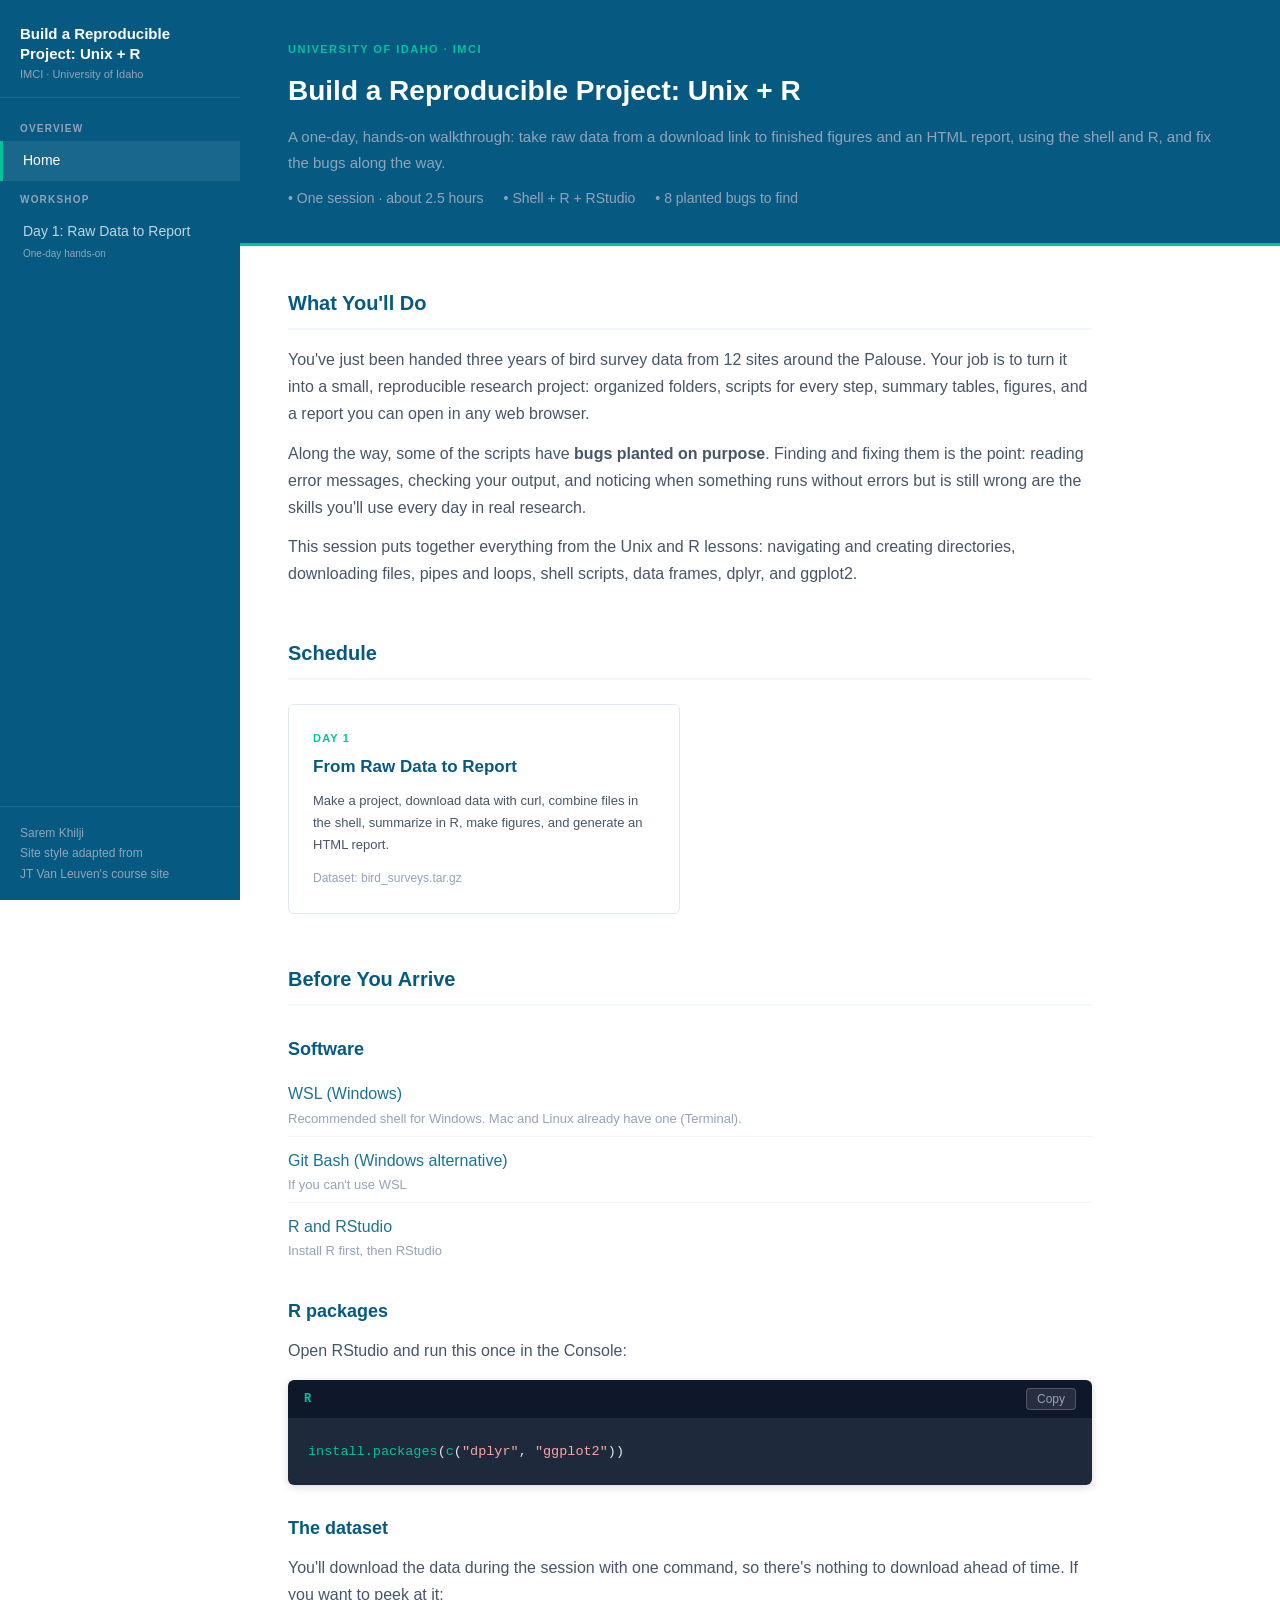
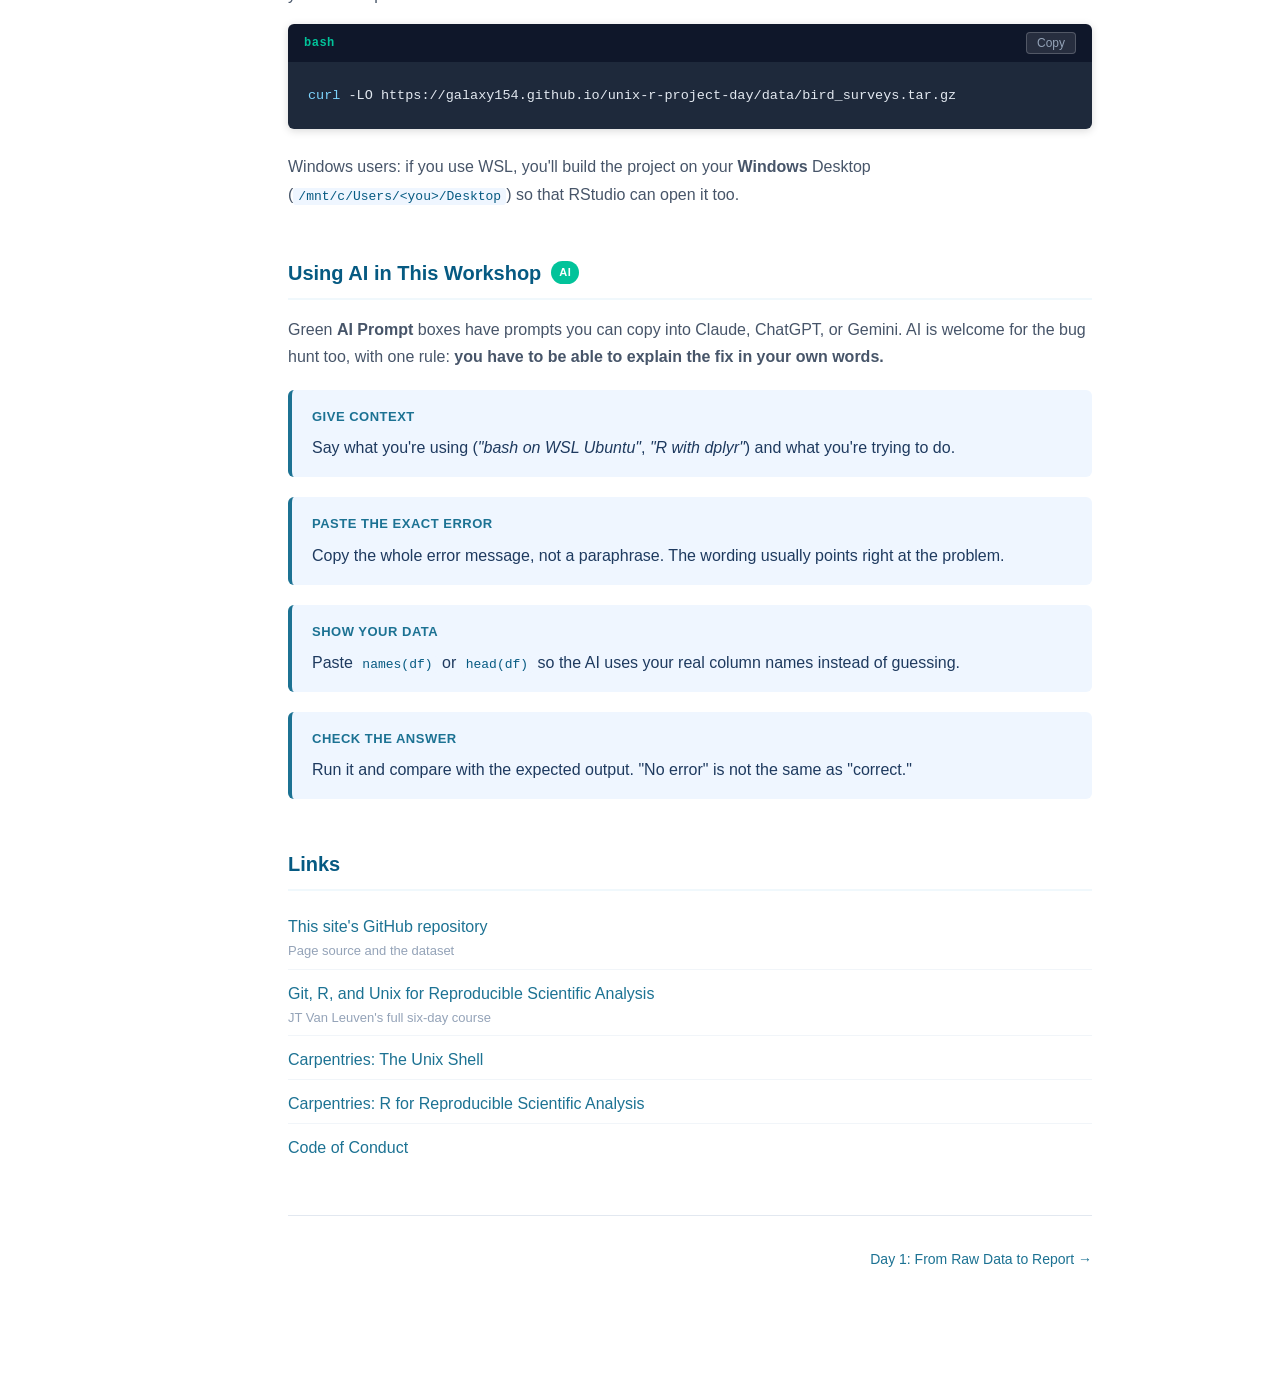
<file: index.html>
<!DOCTYPE html>
<html lang="en">
<head>
<meta charset="UTF-8">
<meta name="viewport" content="width=device-width, initial-scale=1.0">
<title>Build a Reproducible Project: Unix + R</title>
<link rel="stylesheet" href="style.css">
</head>
<body>

<button class="menu-toggle" aria-label="Toggle menu">☰</button>

<aside class="sidebar">
  <div class="sidebar-logo">
    <a href="index.html">Build a Reproducible Project: Unix + R</a>
    <a href="https://imci.uidaho.edu/data-carpentries-training" target="_blank"><span>IMCI · University of Idaho</span></a>
  </div>
  <nav>
    <div class="nav-section">Overview</div>
    <a href="index.html">Home</a>
    <div class="nav-section">Workshop</div>
    <a href="day1.html">Day 1: Raw Data to Report<span class="day-label">One-day hands-on</span></a>
    
  </nav>
  <div class="sidebar-footer">Sarem Khilji<br>Site style adapted from<br>JT Van Leuven's course site</div>
</aside>

<div class="main">
  <header class="page-header">
    <div class="day-tag">University of Idaho · IMCI</div>
    <h1>Build a Reproducible Project: Unix + R</h1>
    <p style="color:#94A3B8;margin-top:10px;font-size:15px;">A one-day, hands-on walkthrough: take raw data from a download link to finished figures and an HTML report, using the shell and R, and fix the bugs along the way.</p>
    <div class="meta">
      <span>One session · about 2.5 hours</span>
      <span>Shell + R + RStudio</span>
      <span>8 planted bugs to find</span>
    </div>
  </header>

  <div class="content">
<div class="section"><div class="section-title">What You'll Do</div>
      <p>You've just been handed three years of bird survey data from 12 sites around the Palouse. Your job is to turn it into a small, reproducible research project: organized folders, scripts for every step, summary tables, figures, and a report you can open in any web browser.</p>
      <p>Along the way, some of the scripts have <strong>bugs planted on purpose</strong>. Finding and fixing them is the point: reading error messages, checking your output, and noticing when something runs without errors but is still wrong are the skills you'll use every day in real research.</p>
      <p>This session puts together everything from the Unix and R lessons: navigating and creating directories, downloading files, pipes and loops, shell scripts, data frames, dplyr, and ggplot2.</p></div>
<div class="section"><div class="section-title">Schedule</div>
      <div class="day-grid">
        <a class="day-card" href="day1.html">
          <div class="card-day">Day 1</div>
          <h3>From Raw Data to Report</h3>
          <p>Make a project, download data with curl, combine files in the shell, summarize in R, make figures, and generate an HTML report.</p>
          <div class="card-date">Dataset: bird_surveys.tar.gz</div>
        </a>
      </div></div>
<div class="section"><div class="section-title">Before You Arrive</div>
      <h2>Software</h2>
      <ul class="link-list">
        <li><a href="https://learn.microsoft.com/en-us/windows/wsl/install" target="_blank">WSL (Windows)</a><span class="link-desc">Recommended shell for Windows. Mac and Linux already have one (Terminal).</span></li>
        <li><a href="https://carpentries.github.io/workshop-template/install_instructions/#shell" target="_blank">Git Bash (Windows alternative)</a><span class="link-desc">If you can't use WSL</span></li>
        <li><a href="https://posit.co/download/rstudio-desktop/" target="_blank">R and RStudio</a><span class="link-desc">Install R first, then RStudio</span></li>
      </ul>
      <h2>R packages</h2>
      <p>Open RStudio and run this once in the Console:</p>
      <div class="code-block"><div class="code-header"><span class="code-lang">R</span><button class="copy-btn" onclick="copyCode(this)">Copy</button></div><pre><code><span class="fn">install.packages</span>(<span class="fn">c</span>(<span class="st">&quot;dplyr&quot;</span>, <span class="st">&quot;ggplot2&quot;</span>))</code></pre></div>
      <h2>The dataset</h2>
      <p>You'll download the data during the session with one command, so there's nothing to download ahead of time. If you want to peek at it:</p>
      <div class="code-block"><div class="code-header"><span class="code-lang">bash</span><button class="copy-btn" onclick="copyCode(this)">Copy</button></div><pre><code><span class="kw">curl</span> -LO https://galaxy154.github.io/unix-r-project-day/data/bird_surveys.tar.gz</code></pre></div>
      <p>Windows users: if you use WSL, you'll build the project on your <strong>Windows</strong> Desktop (<code>/mnt/c/Users/&lt;you&gt;/Desktop</code>) so that RStudio can open it too.</p></div>
<div class="section"><div class="section-title">Using AI in This Workshop <span class="badge ai">AI</span></div>
      <p>Green <strong>AI Prompt</strong> boxes have prompts you can copy into Claude, ChatGPT, or Gemini. AI is welcome for the bug hunt too, with one rule: <strong>you have to be able to explain the fix in your own words.</strong></p>
      <div class="callout demo"><div class="callout-title">Give context</div><p>Say what you're using (<em>"bash on WSL Ubuntu"</em>, <em>"R with dplyr"</em>) and what you're trying to do.</p></div>
      <div class="callout demo"><div class="callout-title">Paste the exact error</div><p>Copy the whole error message, not a paraphrase. The wording usually points right at the problem.</p></div>
      <div class="callout demo"><div class="callout-title">Show your data</div><p>Paste <code>names(df)</code> or <code>head(df)</code> so the AI uses your real column names instead of guessing.</p></div>
      <div class="callout demo"><div class="callout-title">Check the answer</div><p>Run it and compare with the expected output. "No error" is not the same as "correct."</p></div></div>
<div class="section"><div class="section-title">Links</div>
      <ul class="link-list">
        <li><a href="https://github.com/Galaxy154/unix-r-project-day" target="_blank">This site's GitHub repository</a><span class="link-desc">Page source and the dataset</span></li>
        <li><a href="https://jtvanleuven.github.io/Git-R-and-Unix-for-Reproducible-Scientific-Analysis/" target="_blank">Git, R, and Unix for Reproducible Scientific Analysis</a><span class="link-desc">JT Van Leuven's full six-day course</span></li>
        <li><a href="https://swcarpentry.github.io/shell-novice/" target="_blank">Carpentries: The Unix Shell</a></li>
        <li><a href="https://swcarpentry.github.io/r-novice-gapminder/" target="_blank">Carpentries: R for Reproducible Scientific Analysis</a></li>
        <li><a href="https://docs.carpentries.org/topic_folders/policies/code-of-conduct.html" target="_blank">Code of Conduct</a></li>
      </ul>
      <div class="page-nav"><span></span><a class="next" href="day1.html">Day 1: From Raw Data to Report →</a></div></div>
  </div>
</div>

<script src="scripts.js"></script>
</body>
</html>
</file>
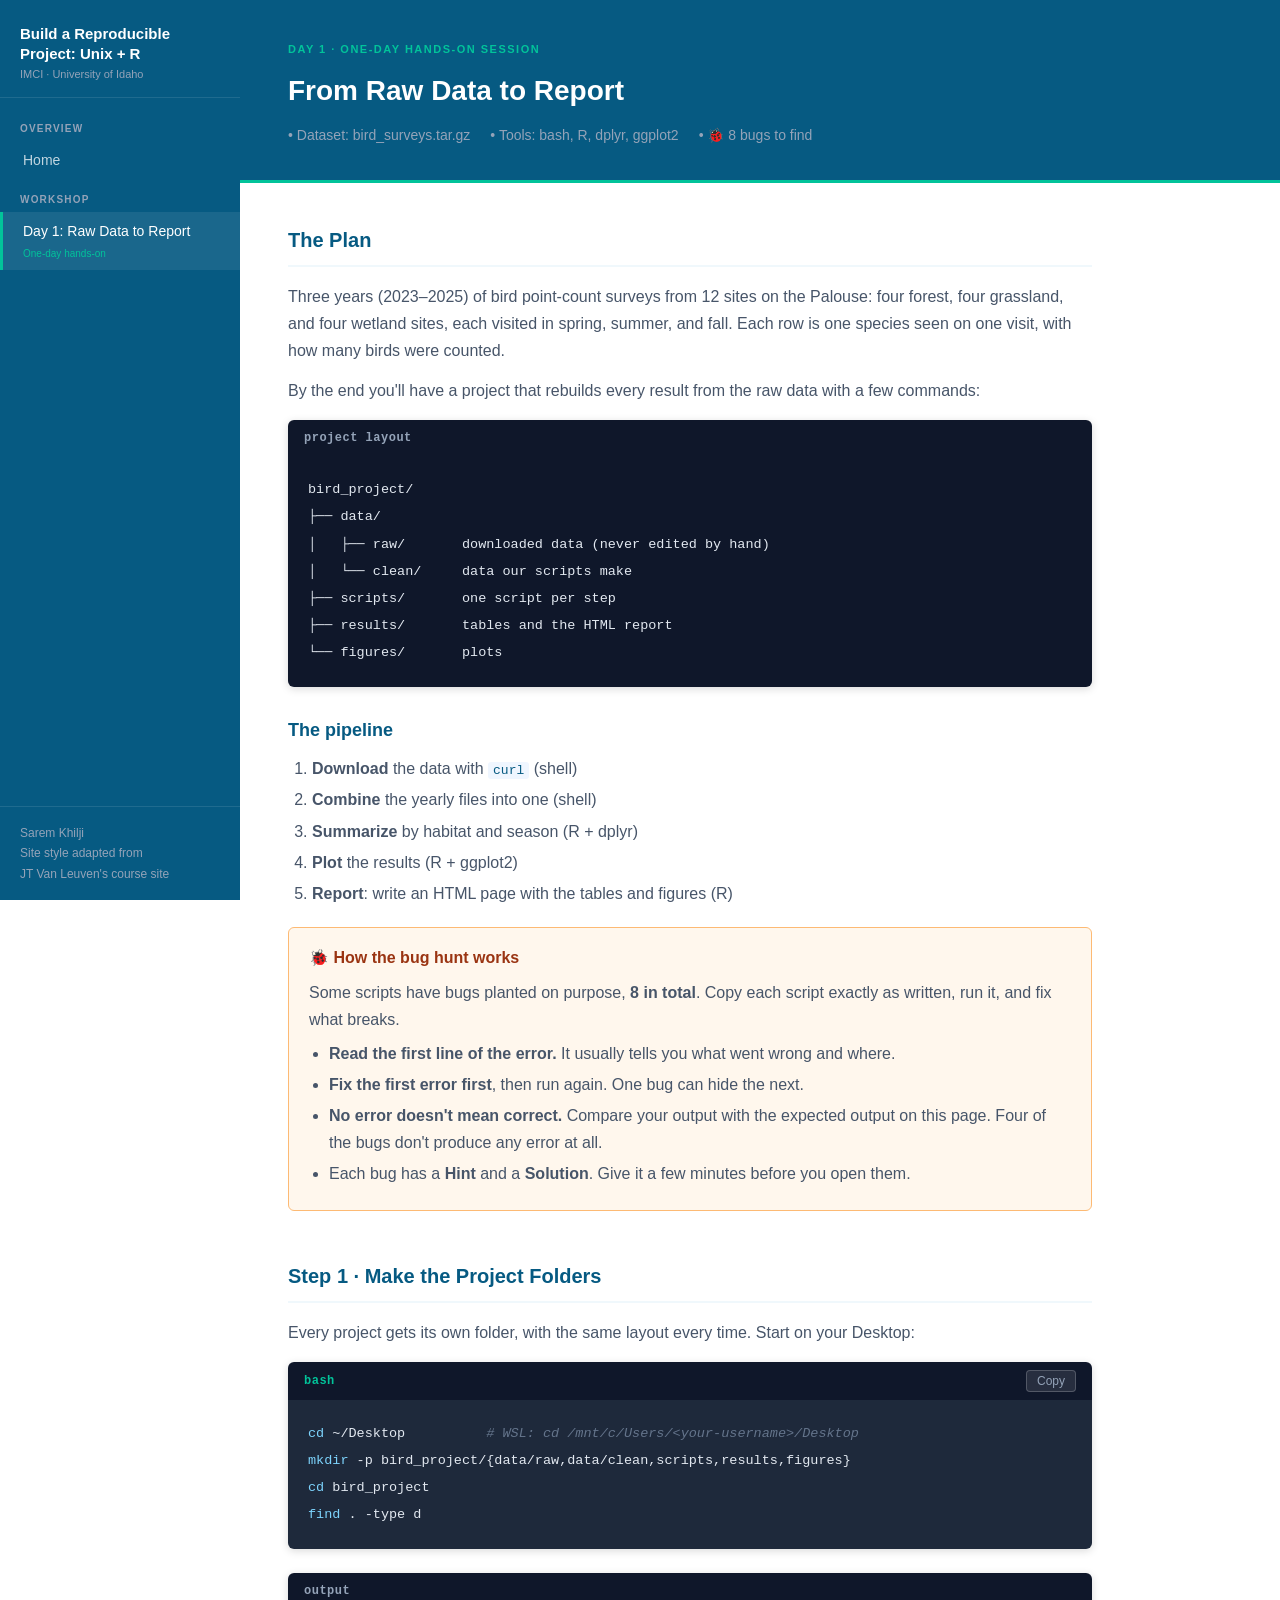
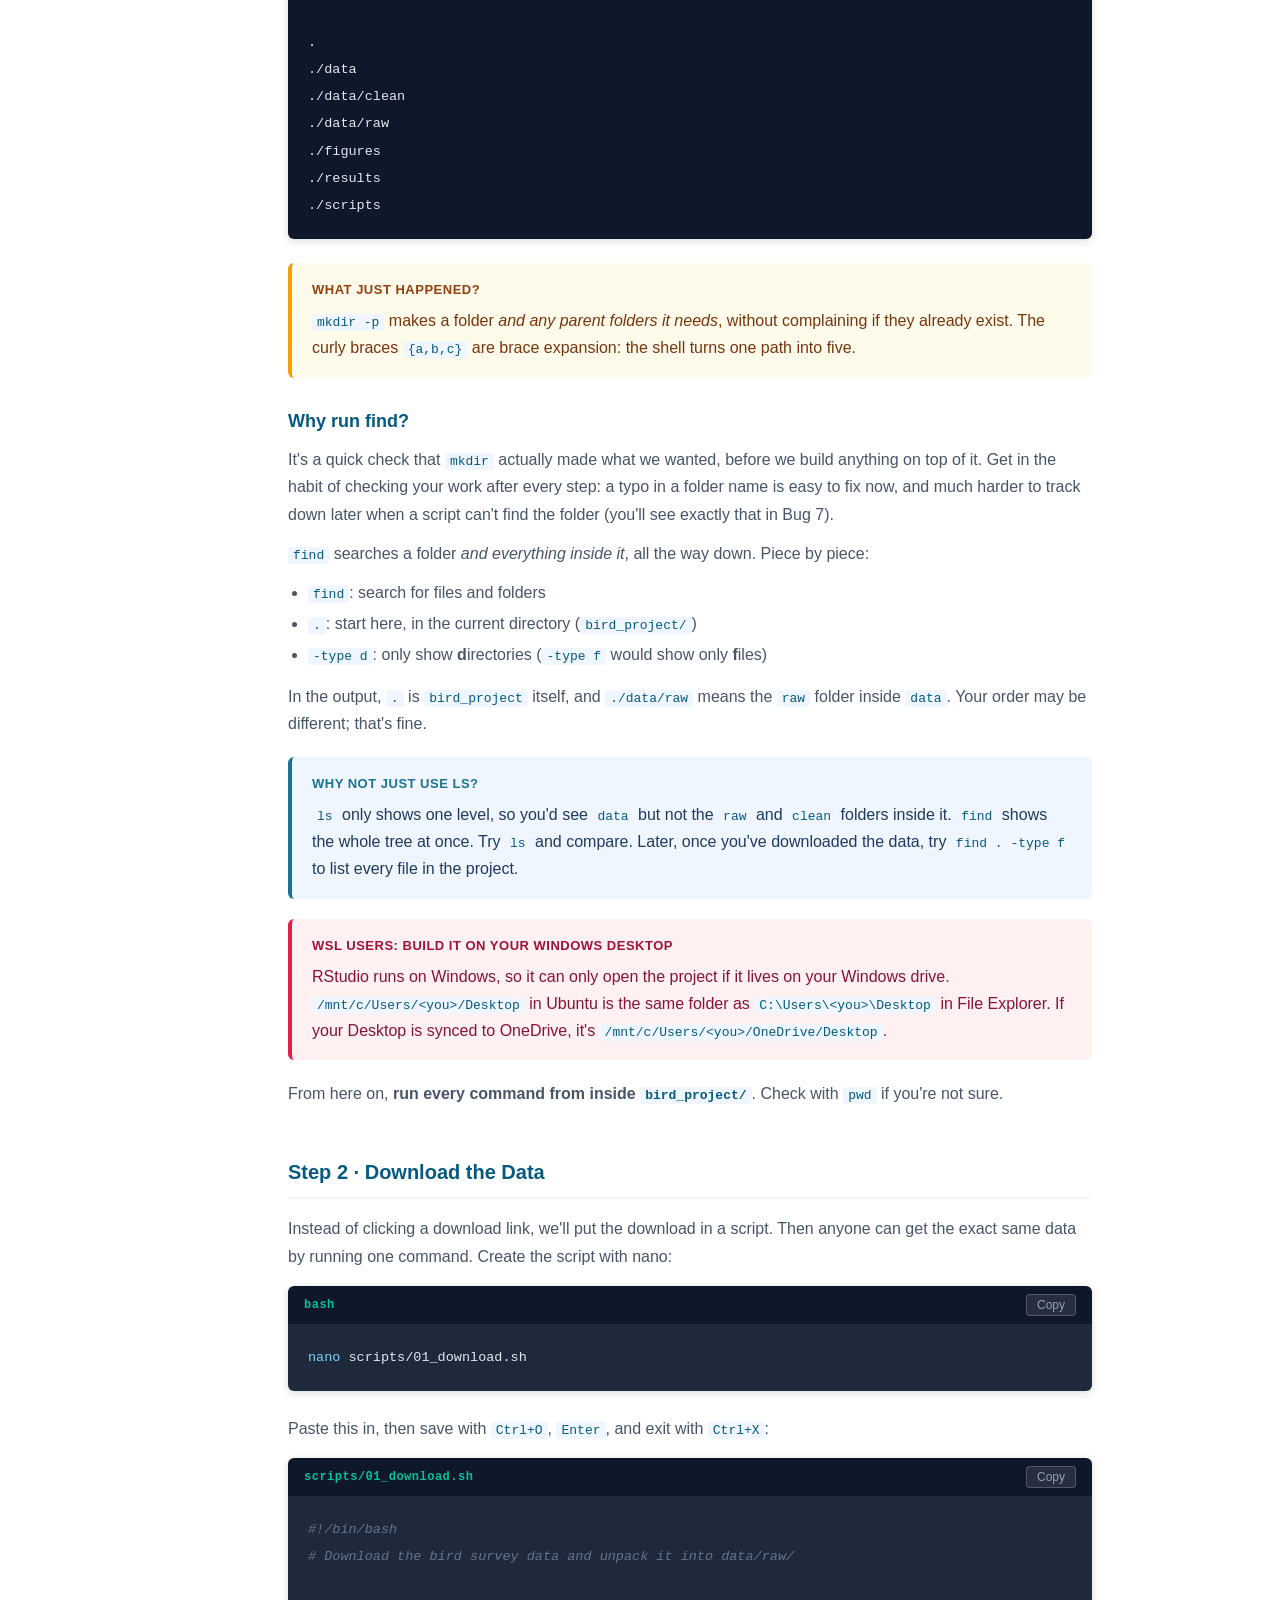
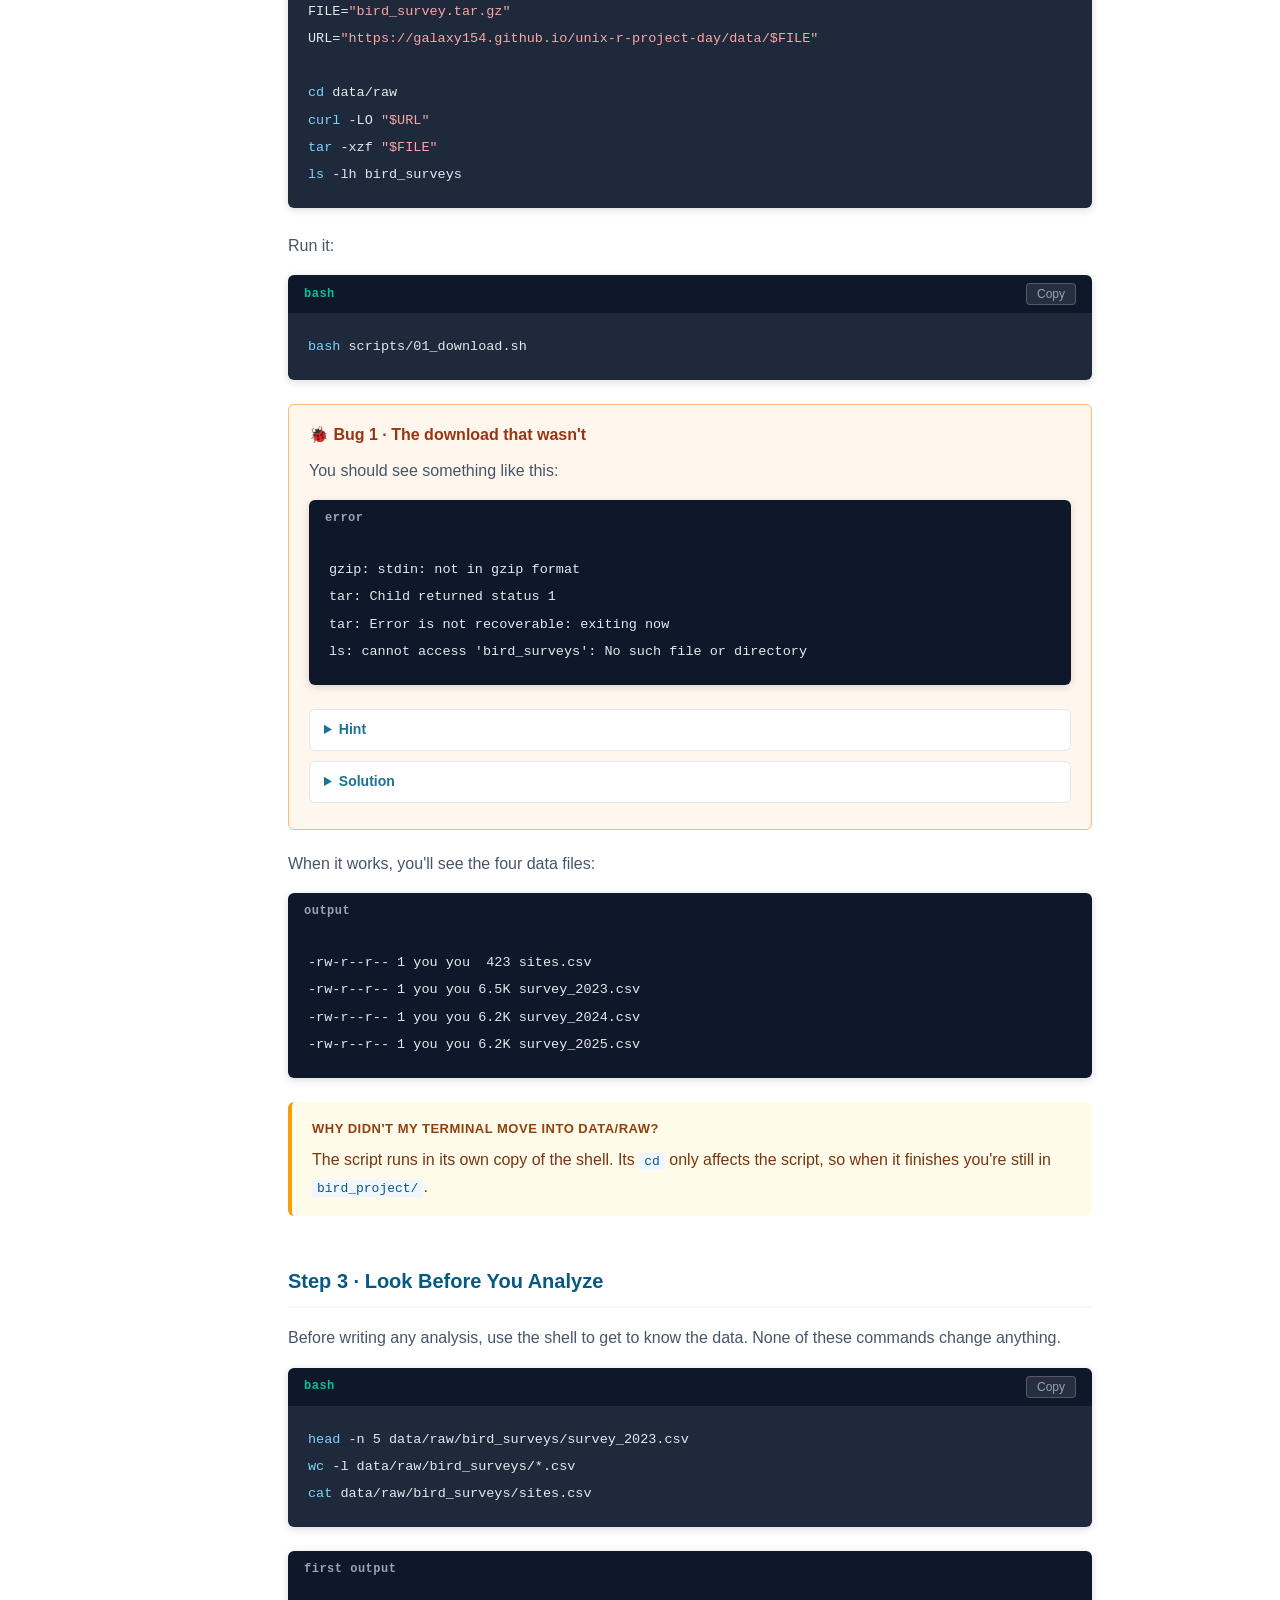
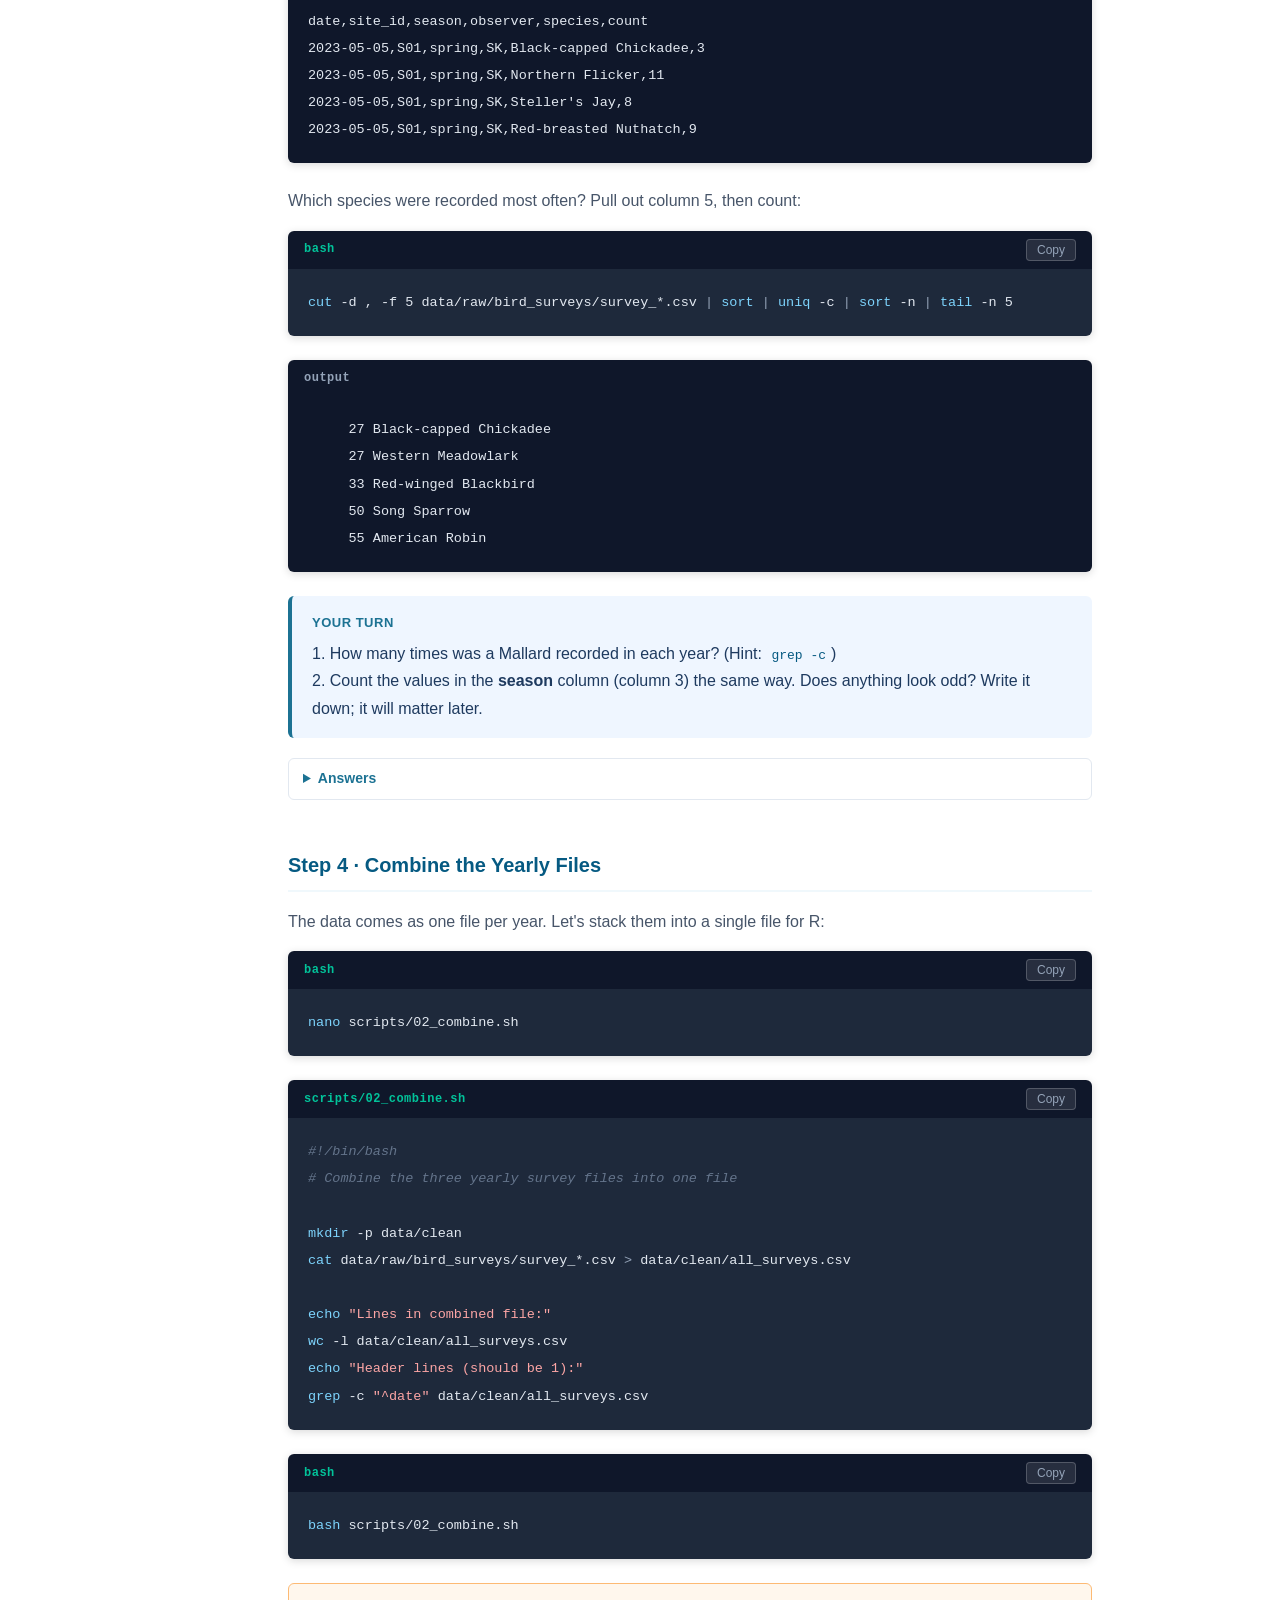
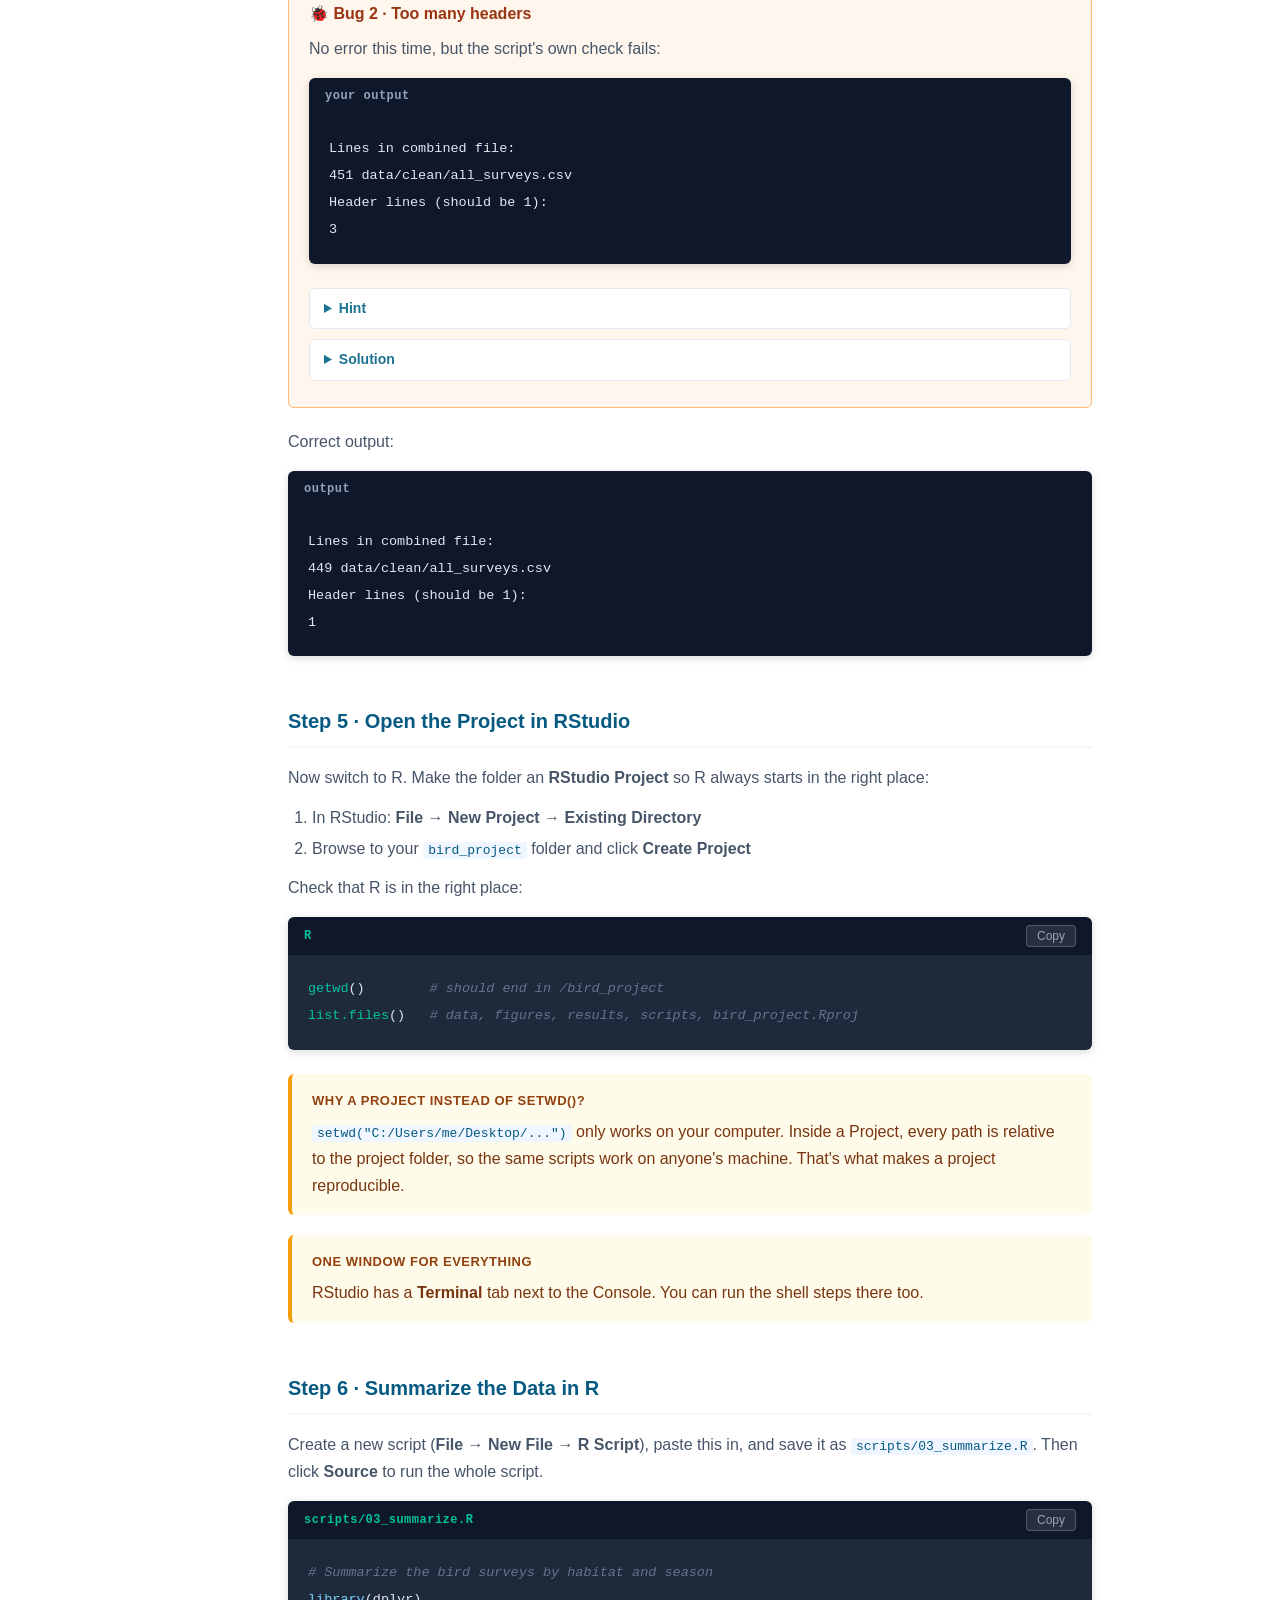
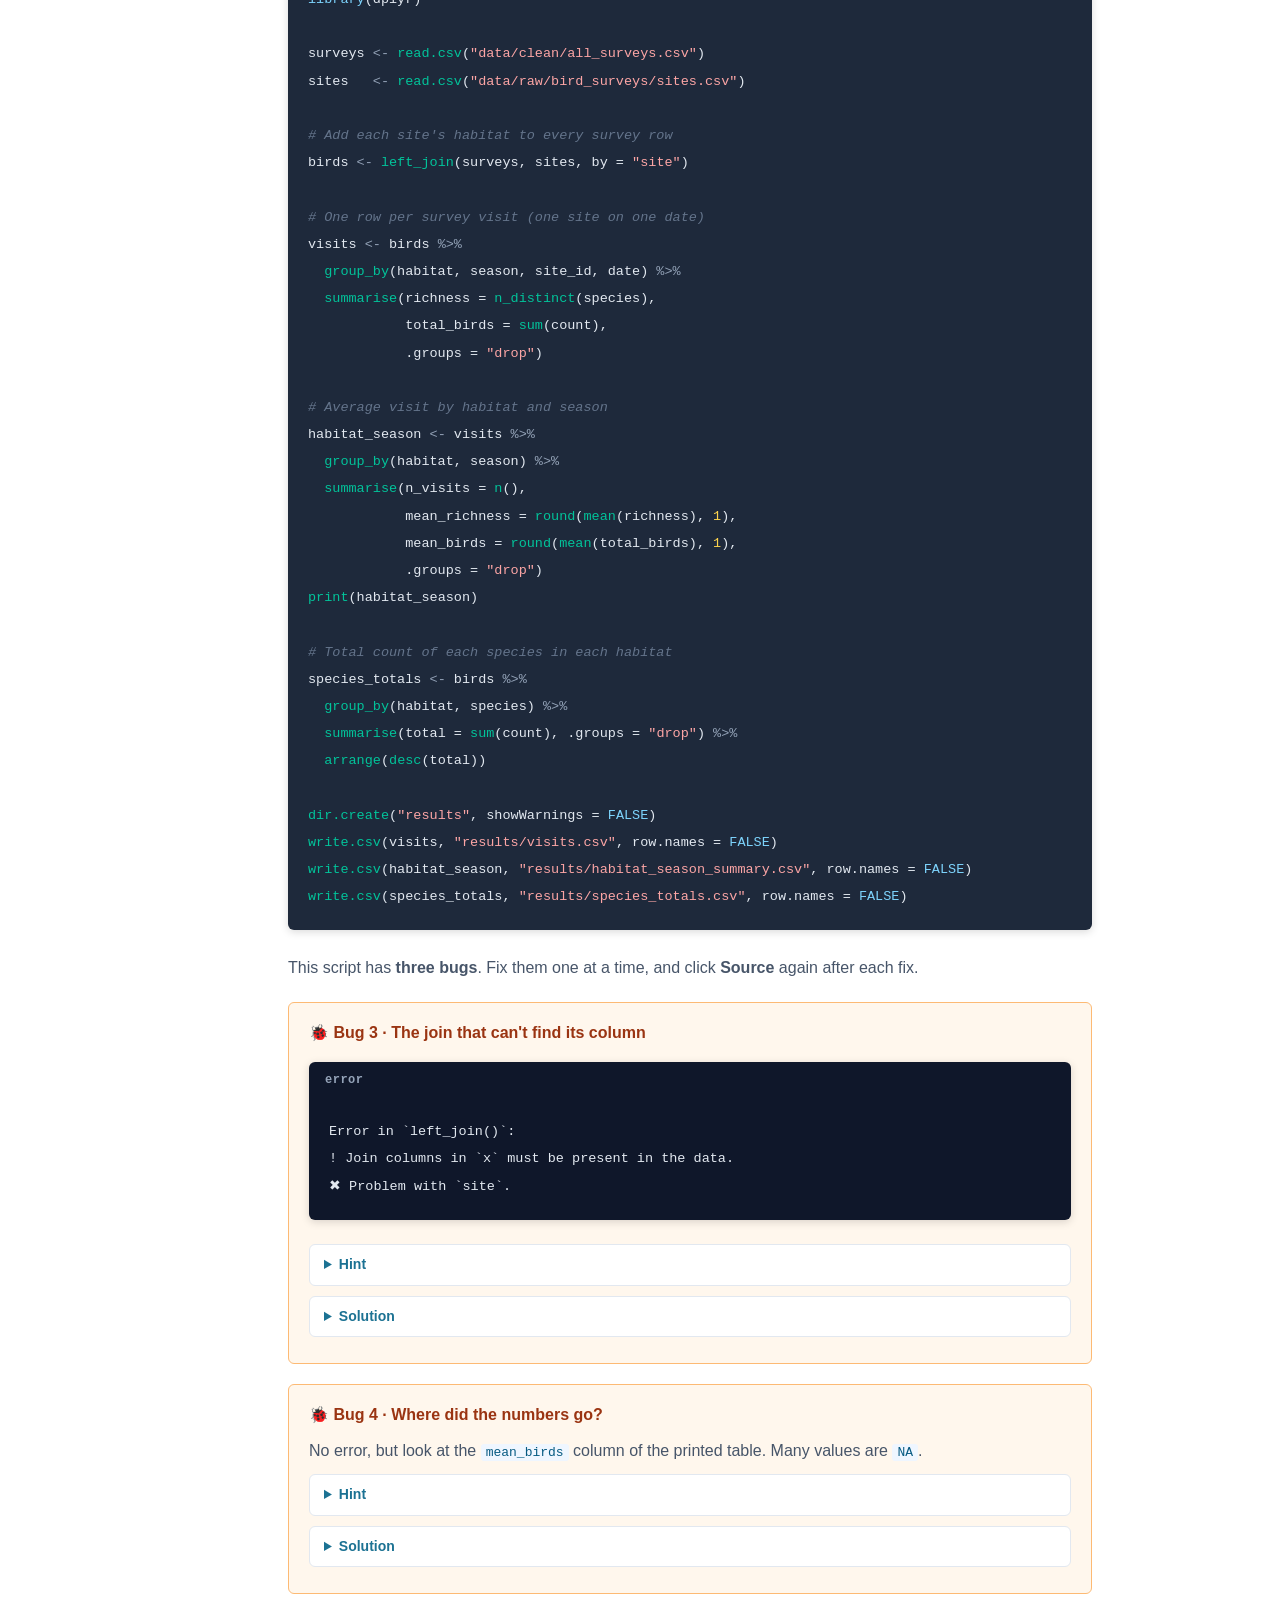
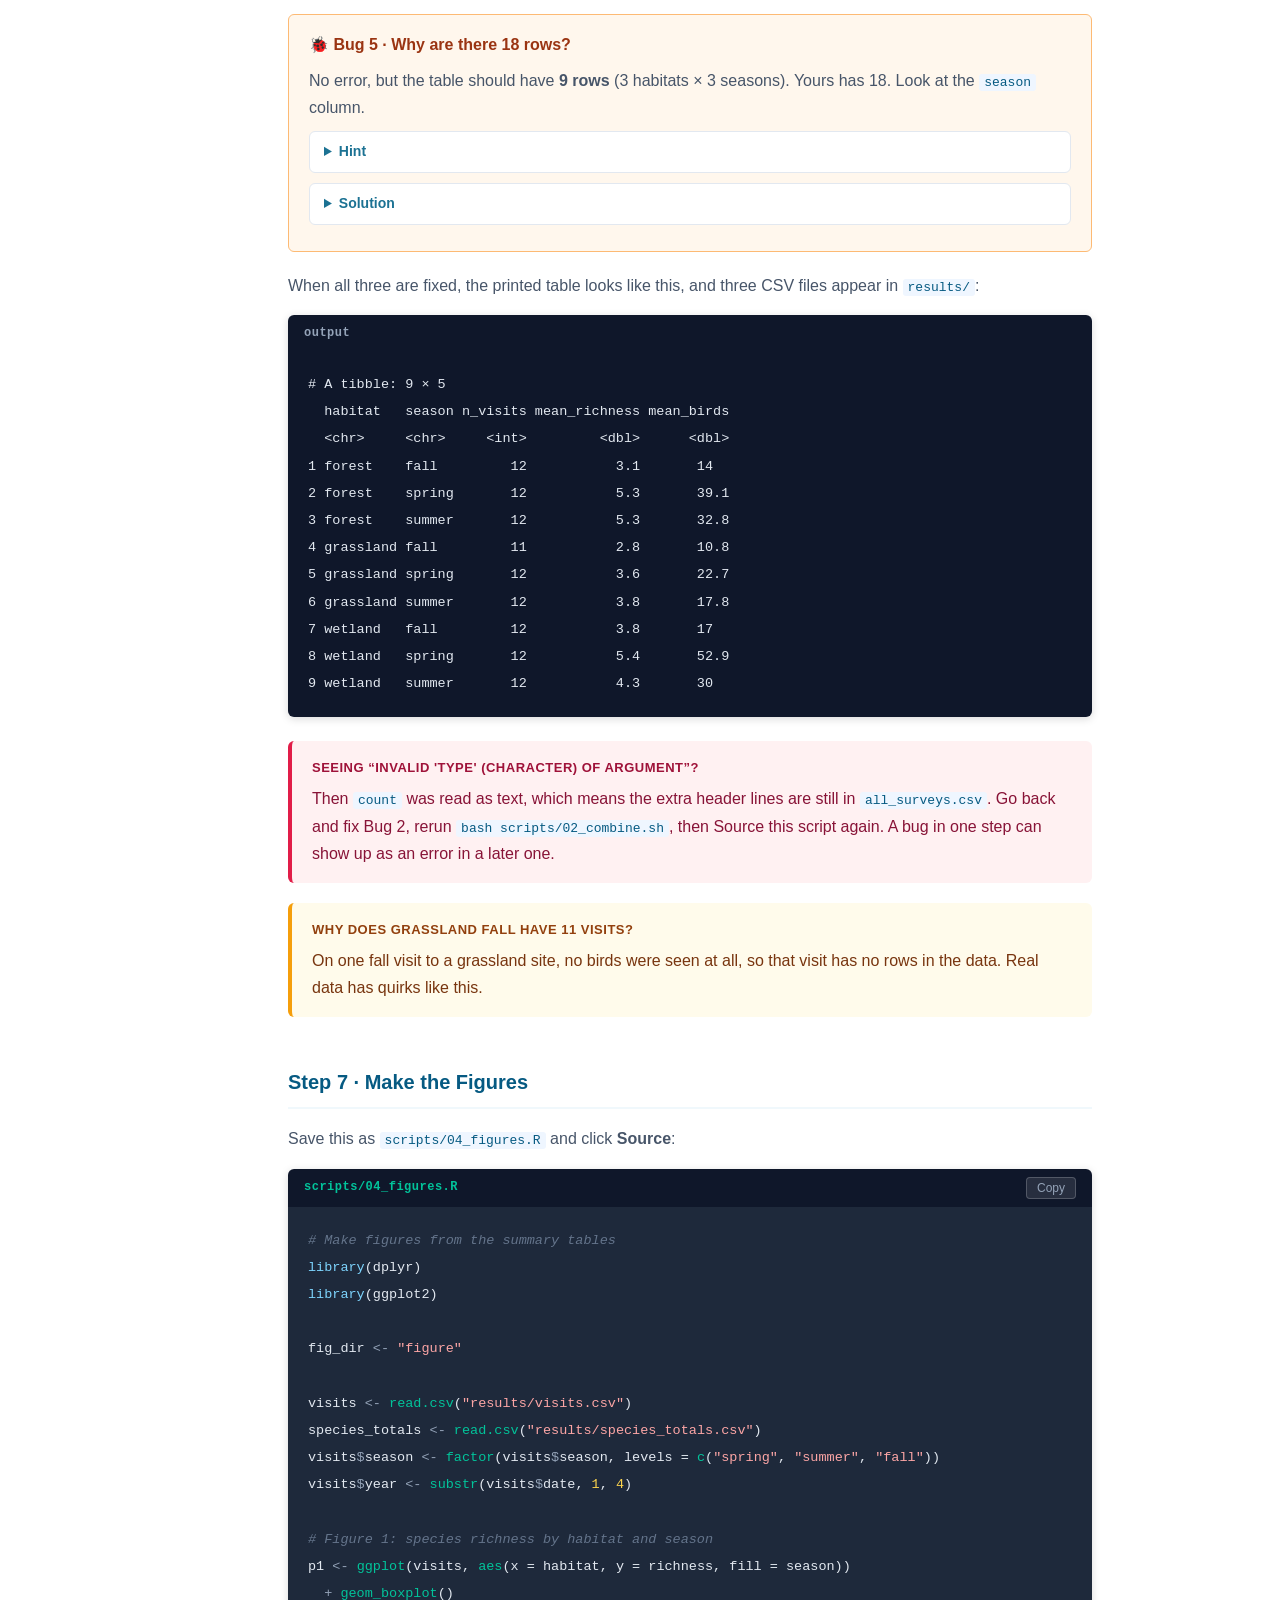
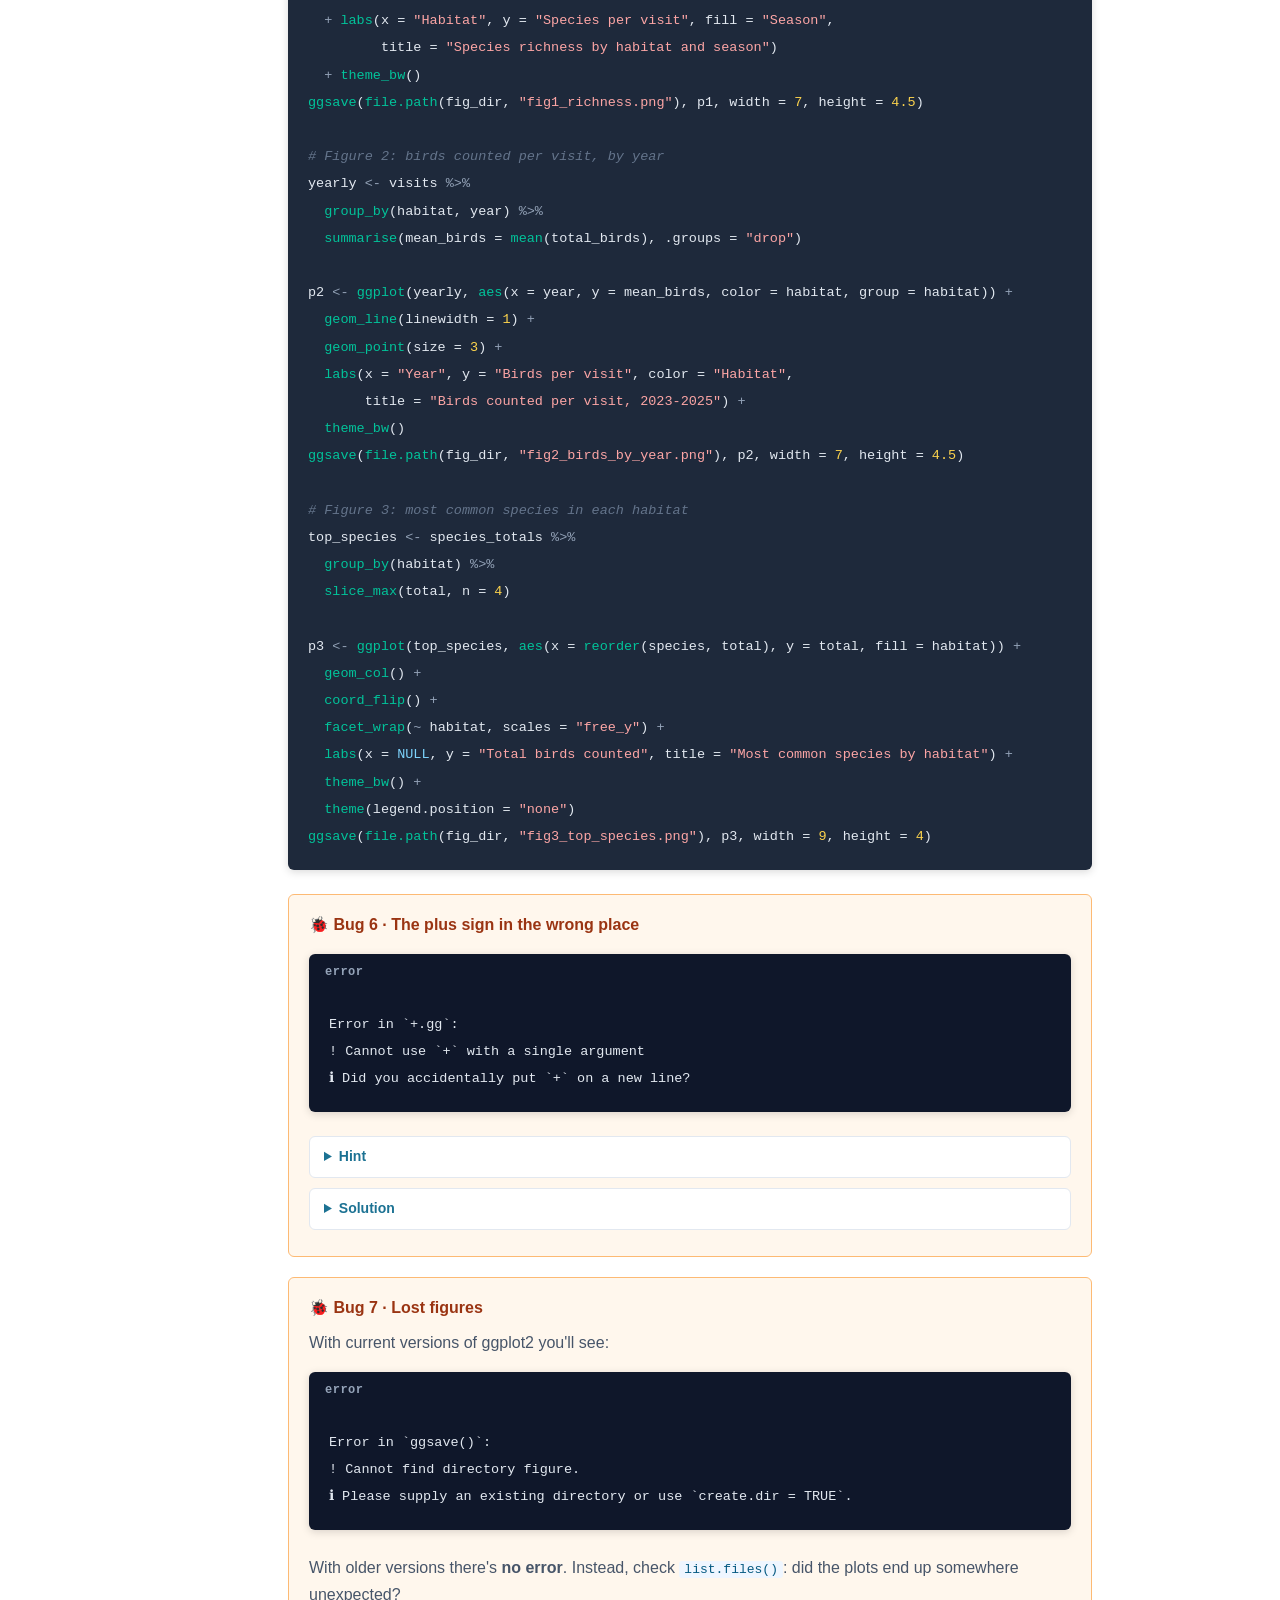
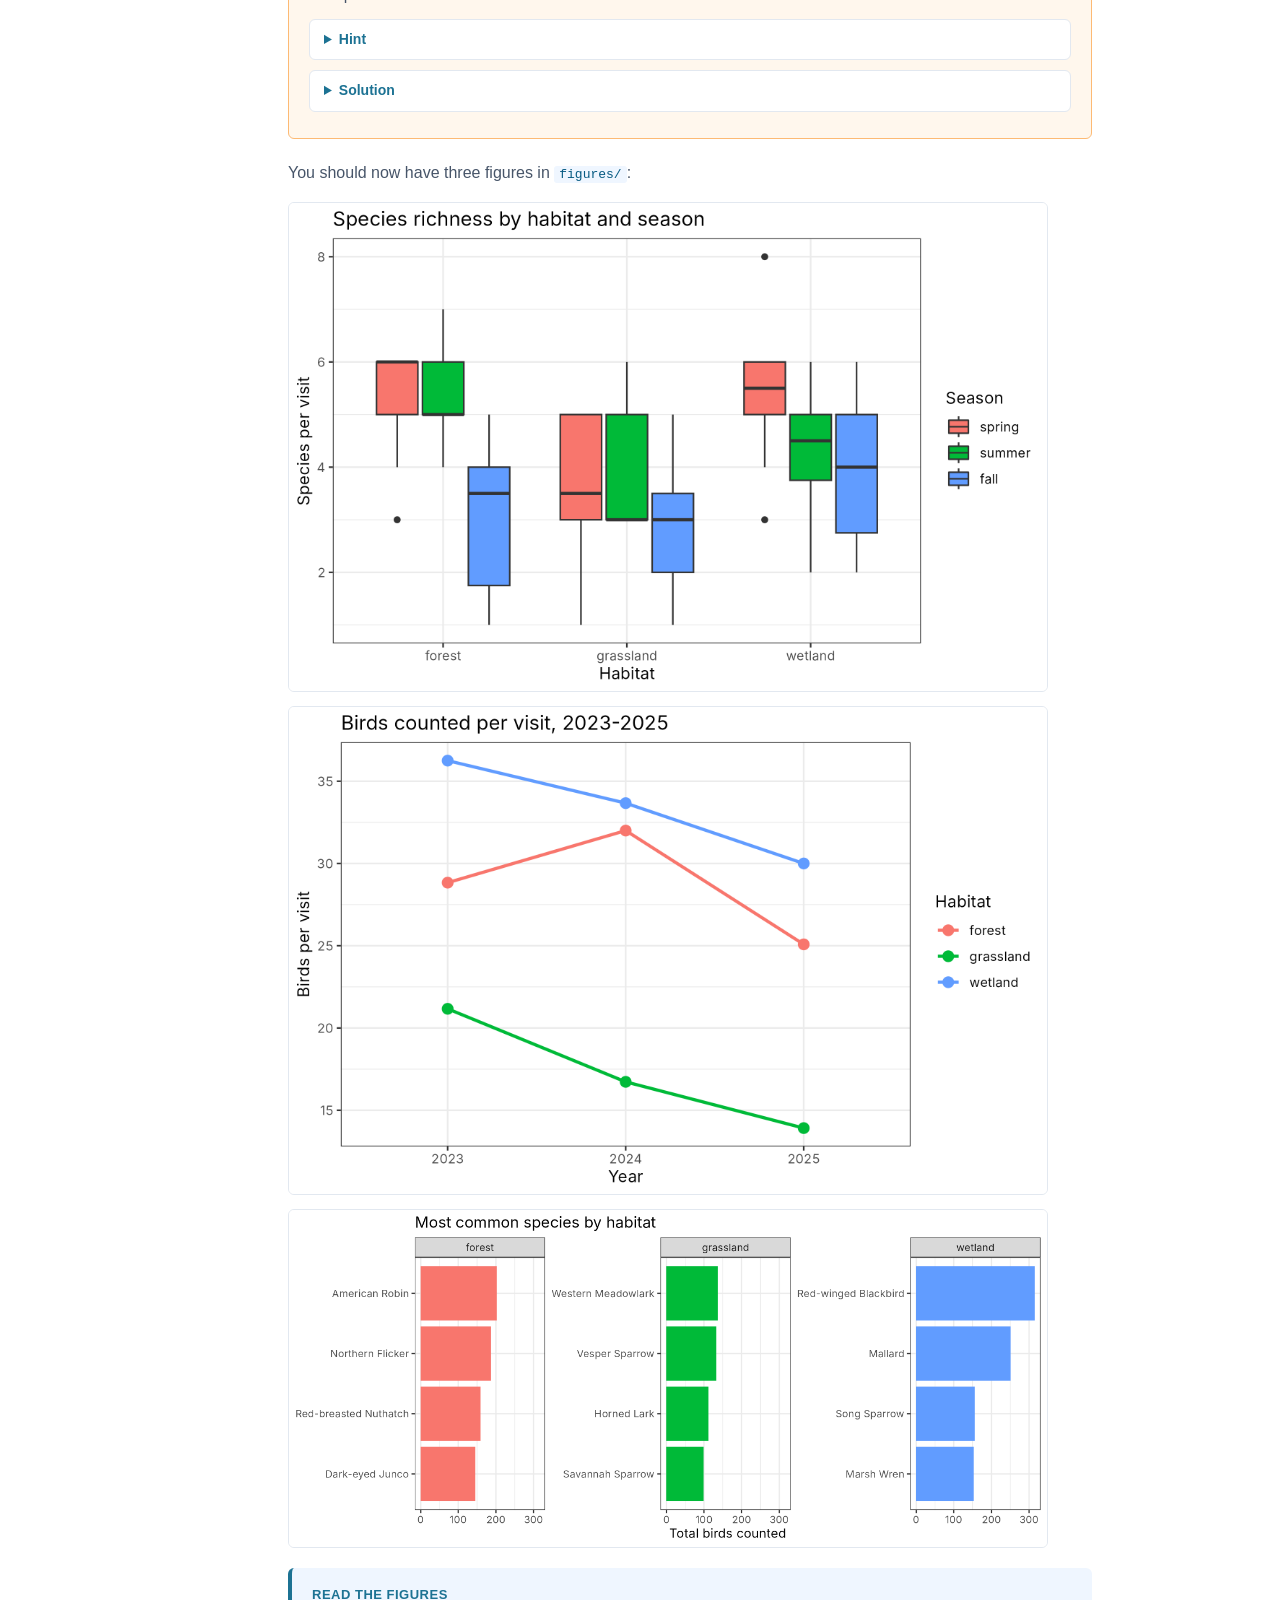
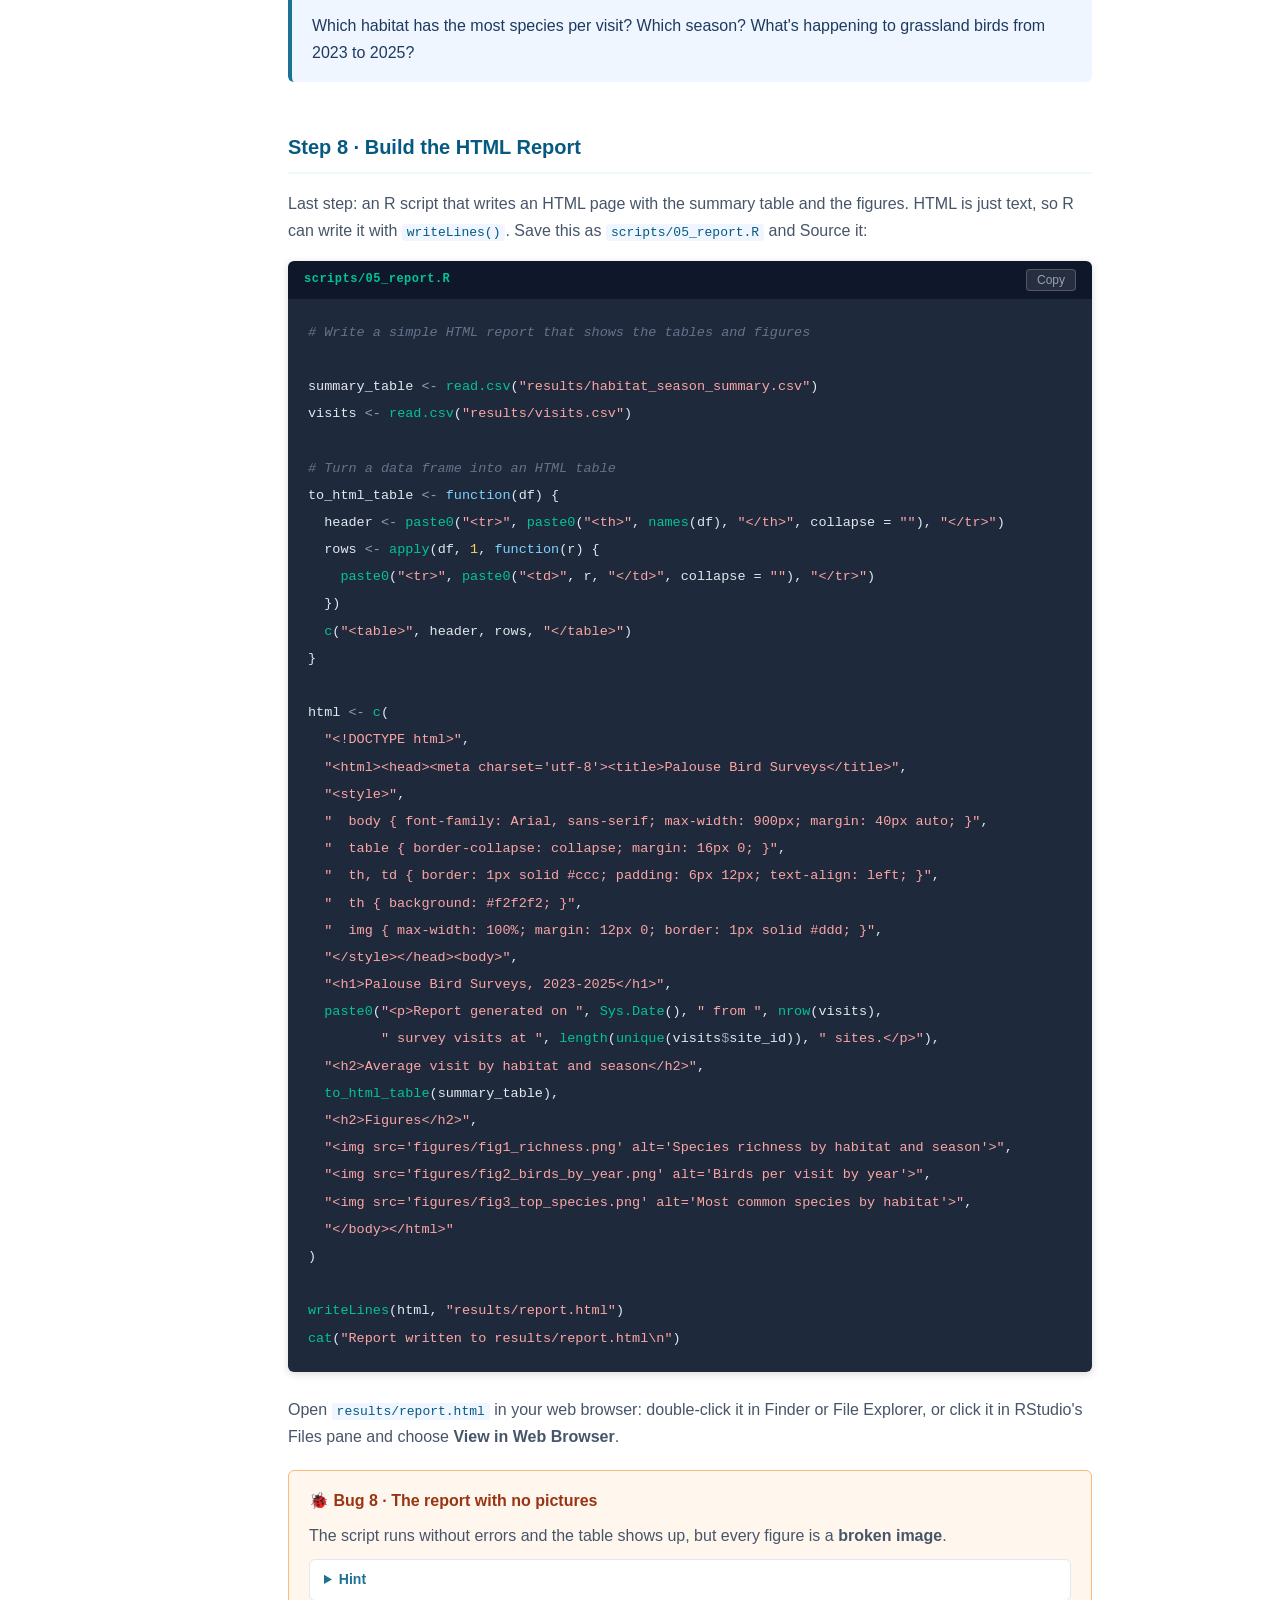
<file: day1.html>
<!DOCTYPE html>
<html lang="en">
<head>
<meta charset="UTF-8">
<meta name="viewport" content="width=device-width, initial-scale=1.0">
<title>Day 1: From Raw Data to Report</title>
<link rel="stylesheet" href="style.css">
</head>
<body>

<button class="menu-toggle" aria-label="Toggle menu">☰</button>

<aside class="sidebar">
  <div class="sidebar-logo">
    <a href="index.html">Build a Reproducible Project: Unix + R</a>
    <a href="https://imci.uidaho.edu/data-carpentries-training" target="_blank"><span>IMCI · University of Idaho</span></a>
  </div>
  <nav>
    <div class="nav-section">Overview</div>
    <a href="index.html">Home</a>
    <div class="nav-section">Workshop</div>
    <a href="day1.html">Day 1: Raw Data to Report<span class="day-label">One-day hands-on</span></a>
    
  </nav>
  <div class="sidebar-footer">Sarem Khilji<br>Site style adapted from<br>JT Van Leuven's course site</div>
</aside>

<div class="main">
  <header class="page-header">
    <div class="day-tag">Day 1 · One-day hands-on session</div>
    <h1>From Raw Data to Report</h1>
    <div class="meta">
      <span>Dataset: bird_surveys.tar.gz</span>
      <span>Tools: bash, R, dplyr, ggplot2</span>
      <span>🐞 8 bugs to find</span>
    </div>
  </header>

  <div class="content">
<div class="section" id="plan"><div class="section-title">The Plan</div>
      <p>Three years (2023–2025) of bird point-count surveys from 12 sites on the Palouse: four forest, four grassland, and four wetland sites, each visited in spring, summer, and fall. Each row is one species seen on one visit, with how many birds were counted.</p>
      <p>By the end you'll have a project that rebuilds every result from the raw data with a few commands:</p>
      <div class="code-block output"><div class="code-header"><span class="code-lang">project layout</span></div><pre><code>bird_project/
├── data/
│   ├── raw/       downloaded data (never edited by hand)
│   └── clean/     data our scripts make
├── scripts/       one script per step
├── results/       tables and the HTML report
└── figures/       plots</code></pre></div>
      <h2>The pipeline</h2>
      <ol>
        <li><strong>Download</strong> the data with <code>curl</code> (shell)</li>
        <li><strong>Combine</strong> the yearly files into one (shell)</li>
        <li><strong>Summarize</strong> by habitat and season (R + dplyr)</li>
        <li><strong>Plot</strong> the results (R + ggplot2)</li>
        <li><strong>Report</strong>: write an HTML page with the tables and figures (R)</li>
      </ol>
      <div class="bug" style="margin-top:20px">
        <div class="bug-title">🐞 How the bug hunt works</div>
        <p>Some scripts have bugs planted on purpose, <strong>8 in total</strong>. Copy each script exactly as written, run it, and fix what breaks.</p>
        <ul>
          <li><strong>Read the first line of the error.</strong> It usually tells you what went wrong and where.</li>
          <li><strong>Fix the first error first</strong>, then run again. One bug can hide the next.</li>
          <li><strong>No error doesn't mean correct.</strong> Compare your output with the expected output on this page. Four of the bugs don't produce any error at all.</li>
          <li>Each bug has a <strong>Hint</strong> and a <strong>Solution</strong>. Give it a few minutes before you open them.</li>
        </ul>
      </div></div>
<div class="section"><div class="section-title">Step 1 · Make the Project Folders</div>
      <p>Every project gets its own folder, with the same layout every time. Start on your Desktop:</p>
      <div class="code-block"><div class="code-header"><span class="code-lang">bash</span><button class="copy-btn" onclick="copyCode(this)">Copy</button></div><pre><code><span class="kw">cd</span> ~/Desktop          <span class="cm"># WSL: cd /mnt/c/Users/&lt;your-username&gt;/Desktop</span>
<span class="kw">mkdir</span> -p bird_project/{data/raw,data/clean,scripts,results,figures}
<span class="kw">cd</span> bird_project
<span class="kw">find</span> . -type d</code></pre></div>
      <div class="code-block output"><div class="code-header"><span class="code-lang">output</span></div><pre><code>.
./data
./data/clean
./data/raw
./figures
./results
./scripts</code></pre></div>
      <div class="callout tip"><div class="callout-title">What just happened?</div><p><code>mkdir -p</code> makes a folder <em>and any parent folders it needs</em>, without complaining if they already exist. The curly braces <code>{a,b,c}</code> are brace expansion: the shell turns one path into five.</p></div>
      <h2>Why run find?</h2>
      <p>It's a quick check that <code>mkdir</code> actually made what we wanted, before we build anything on top of it. Get in the habit of checking your work after every step: a typo in a folder name is easy to fix now, and much harder to track down later when a script can't find the folder (you'll see exactly that in Bug 7).</p>
      <p><code>find</code> searches a folder <em>and everything inside it</em>, all the way down. Piece by piece:</p>
      <ul>
        <li><code>find</code>: search for files and folders</li>
        <li><code>.</code>: start here, in the current directory (<code>bird_project/</code>)</li>
        <li><code>-type d</code>: only show <strong>d</strong>irectories (<code>-type f</code> would show only <strong>f</strong>iles)</li>
      </ul>
      <p>In the output, <code>.</code> is <code>bird_project</code> itself, and <code>./data/raw</code> means the <code>raw</code> folder inside <code>data</code>. Your order may be different; that's fine.</p>
      <div class="callout demo"><div class="callout-title">Why not just use ls?</div><p><code>ls</code> only shows one level, so you'd see <code>data</code> but not the <code>raw</code> and <code>clean</code> folders inside it. <code>find</code> shows the whole tree at once. Try <code>ls</code> and compare. Later, once you've downloaded the data, try <code>find . -type f</code> to list every file in the project.</p></div>
      <div class="callout warn"><div class="callout-title">WSL users: build it on your Windows Desktop</div><p>RStudio runs on Windows, so it can only open the project if it lives on your Windows drive. <code>/mnt/c/Users/&lt;you&gt;/Desktop</code> in Ubuntu is the same folder as <code>C:\Users\&lt;you&gt;\Desktop</code> in File Explorer. If your Desktop is synced to OneDrive, it's <code>/mnt/c/Users/&lt;you&gt;/OneDrive/Desktop</code>.</p></div>
      <p>From here on, <strong>run every command from inside <code>bird_project/</code></strong>. Check with <code>pwd</code> if you're not sure.</p></div>
<div class="section"><div class="section-title">Step 2 · Download the Data</div>
      <p>Instead of clicking a download link, we'll put the download in a script. Then anyone can get the exact same data by running one command. Create the script with nano:</p>
      <div class="code-block"><div class="code-header"><span class="code-lang">bash</span><button class="copy-btn" onclick="copyCode(this)">Copy</button></div><pre><code><span class="kw">nano</span> scripts/01_download.sh</code></pre></div>
      <p>Paste this in, then save with <code>Ctrl+O</code>, <code>Enter</code>, and exit with <code>Ctrl+X</code>:</p>
      <div class="code-block"><div class="code-header"><span class="code-lang">scripts/01_download.sh</span><button class="copy-btn" onclick="copyCode(this)">Copy</button></div><pre><code><span class="cm">#!/bin/bash</span>
<span class="cm"># Download the bird survey data and unpack it into data/raw/</span>

FILE=<span class="st">&quot;bird_survey.tar.gz&quot;</span>
URL=<span class="st">&quot;https://galaxy154.github.io/unix-r-project-day/data/$FILE&quot;</span>

<span class="kw">cd</span> data/raw
<span class="kw">curl</span> -LO <span class="st">&quot;$URL&quot;</span>
<span class="kw">tar</span> -xzf <span class="st">&quot;$FILE&quot;</span>
<span class="kw">ls</span> -lh bird_surveys</code></pre></div>
      <p>Run it:</p>
      <div class="code-block"><div class="code-header"><span class="code-lang">bash</span><button class="copy-btn" onclick="copyCode(this)">Copy</button></div><pre><code><span class="kw">bash</span> scripts/01_download.sh</code></pre></div>
      <div class="bug"><div class="bug-title">🐞 Bug 1 · The download that wasn't</div><p>You should see something like this:</p><div class="code-block output"><div class="code-header"><span class="code-lang">error</span></div><pre><code>gzip: stdin: not in gzip format
tar: Child returned status 1
tar: Error is not recoverable: exiting now
ls: cannot access &#x27;bird_surveys&#x27;: No such file or directory</code></pre></div><details><summary>Hint</summary><div class="details-body"><p><code>curl</code> did download <em>something</em>. Look at what it is:</p><div class="code-block"><div class="code-header"><span class="code-lang">bash</span><button class="copy-btn" onclick="copyCode(this)">Copy</button></div><pre><code><span class="kw">head</span> data/raw/bird_survey.tar.gz</code></pre></div><p>Is that a compressed file? Now compare the file name in the script with the link on the home page.</p></div></details><details><summary>Solution</summary><div class="details-body"><p>The file is called <code>bird_survey<strong>s</strong>.tar.gz</code>. The script asked for a file that doesn't exist, so the server sent back a "404 Not Found" web page, and <code>curl</code> saved that web page under the <code>.tar.gz</code> name anyway. <code>tar</code> then tried to unpack a web page.</p><div class="code-block"><div class="code-header"><span class="code-lang">fix in scripts/01_download.sh</span><button class="copy-btn" onclick="copyCode(this)">Copy</button></div><pre><code>FILE=<span class="st">&quot;bird_surveys.tar.gz&quot;</span></code></pre></div><p>Delete the fake file and run it again:</p><div class="code-block"><div class="code-header"><span class="code-lang">bash</span><button class="copy-btn" onclick="copyCode(this)">Copy</button></div><pre><code><span class="kw">rm</span> data/raw/bird_survey.tar.gz
<span class="kw">bash</span> scripts/01_download.sh</code></pre></div><p><strong>Lesson:</strong> a download can "succeed" and still give you garbage. <code>curl -fLO</code> (add <code>-f</code>) makes curl stop with an error on a bad link instead of saving the error page.</p></div></details></div>
      <p>When it works, you'll see the four data files:</p>
      <div class="code-block output"><div class="code-header"><span class="code-lang">output</span></div><pre><code>-rw-r--r-- 1 you you  423 sites.csv
-rw-r--r-- 1 you you 6.5K survey_2023.csv
-rw-r--r-- 1 you you 6.2K survey_2024.csv
-rw-r--r-- 1 you you 6.2K survey_2025.csv</code></pre></div>
      <div class="callout tip"><div class="callout-title">Why didn't my terminal move into data/raw?</div><p>The script runs in its own copy of the shell. Its <code>cd</code> only affects the script, so when it finishes you're still in <code>bird_project/</code>.</p></div></div>
<div class="section"><div class="section-title">Step 3 · Look Before You Analyze</div>
      <p>Before writing any analysis, use the shell to get to know the data. None of these commands change anything.</p>
      <div class="code-block"><div class="code-header"><span class="code-lang">bash</span><button class="copy-btn" onclick="copyCode(this)">Copy</button></div><pre><code><span class="kw">head</span> -n 5 data/raw/bird_surveys/survey_2023.csv
<span class="kw">wc</span> -l data/raw/bird_surveys/*.csv
<span class="kw">cat</span> data/raw/bird_surveys/sites.csv</code></pre></div>
      <div class="code-block output"><div class="code-header"><span class="code-lang">first output</span></div><pre><code>date,site_id,season,observer,species,count
2023-05-05,S01,spring,SK,Black-capped Chickadee,3
2023-05-05,S01,spring,SK,Northern Flicker,11
2023-05-05,S01,spring,SK,Steller&#x27;s Jay,8
2023-05-05,S01,spring,SK,Red-breasted Nuthatch,9</code></pre></div>
      <p>Which species were recorded most often? Pull out column 5, then count:</p>
      <div class="code-block"><div class="code-header"><span class="code-lang">bash</span><button class="copy-btn" onclick="copyCode(this)">Copy</button></div><pre><code><span class="kw">cut</span> -d , -f 5 data/raw/bird_surveys/survey_*.csv <span class="op">|</span> <span class="kw">sort</span> <span class="op">|</span> <span class="kw">uniq</span> -c <span class="op">|</span> <span class="kw">sort</span> -n <span class="op">|</span> <span class="kw">tail</span> -n 5</code></pre></div>
      <div class="code-block output"><div class="code-header"><span class="code-lang">output</span></div><pre><code>     27 Black-capped Chickadee
     27 Western Meadowlark
     33 Red-winged Blackbird
     50 Song Sparrow
     55 American Robin</code></pre></div>
      <div class="callout demo"><div class="callout-title">Your turn</div>
        <p>1. How many times was a Mallard recorded in each year? (Hint: <code>grep -c</code>)</p>
        <p>2. Count the values in the <strong>season</strong> column (column 3) the same way. Does anything look odd? Write it down; it will matter later.</p>
      </div>
      <details><summary>Answers</summary><div class="details-body">
        <div class="code-block"><div class="code-header"><span class="code-lang">bash</span><button class="copy-btn" onclick="copyCode(this)">Copy</button></div><pre><code><span class="kw">grep</span> -c <span class="st">&quot;Mallard&quot;</span> data/raw/bird_surveys/survey_*.csv</code></pre></div>
        <div class="code-block output"><div class="code-header"><span class="code-lang">output</span></div><pre><code>data/raw/bird_surveys/survey_2023.csv:7
data/raw/bird_surveys/survey_2024.csv:8
data/raw/bird_surveys/survey_2025.csv:7</code></pre></div>
        <div class="code-block"><div class="code-header"><span class="code-lang">bash</span><button class="copy-btn" onclick="copyCode(this)">Copy</button></div><pre><code><span class="kw">cut</span> -d , -f 3 data/raw/bird_surveys/survey_*.csv <span class="op">|</span> <span class="kw">sort</span> <span class="op">|</span> <span class="kw">uniq</span> -c</code></pre></div>
        <div class="code-block output"><div class="code-header"><span class="code-lang">output</span></div><pre><code>     40 Fall
     59 Spring
     48 Summer
     74 fall
      3 season
    113 spring
    114 summer</code></pre></div>
        <p>Some seasons are capitalized and some aren't. To a computer, <code>Spring</code> and <code>spring</code> are different values. (The three <code>season</code> lines are the header from each file.)</p>
      </div></details></div>
<div class="section"><div class="section-title">Step 4 · Combine the Yearly Files</div>
      <p>The data comes as one file per year. Let's stack them into a single file for R:</p>
      <div class="code-block"><div class="code-header"><span class="code-lang">bash</span><button class="copy-btn" onclick="copyCode(this)">Copy</button></div><pre><code><span class="kw">nano</span> scripts/02_combine.sh</code></pre></div>
      <div class="code-block"><div class="code-header"><span class="code-lang">scripts/02_combine.sh</span><button class="copy-btn" onclick="copyCode(this)">Copy</button></div><pre><code><span class="cm">#!/bin/bash</span>
<span class="cm"># Combine the three yearly survey files into one file</span>

<span class="kw">mkdir</span> -p data/clean
<span class="kw">cat</span> data/raw/bird_surveys/survey_*.csv <span class="op">&gt;</span> data/clean/all_surveys.csv

<span class="kw">echo</span> <span class="st">&quot;Lines in combined file:&quot;</span>
<span class="kw">wc</span> -l data/clean/all_surveys.csv
<span class="kw">echo</span> <span class="st">&quot;Header lines (should be 1):&quot;</span>
<span class="kw">grep</span> -c <span class="st">&quot;^date&quot;</span> data/clean/all_surveys.csv</code></pre></div>
      <div class="code-block"><div class="code-header"><span class="code-lang">bash</span><button class="copy-btn" onclick="copyCode(this)">Copy</button></div><pre><code><span class="kw">bash</span> scripts/02_combine.sh</code></pre></div>
      <div class="bug"><div class="bug-title">🐞 Bug 2 · Too many headers</div><p>No error this time, but the script's own check fails:</p><div class="code-block output"><div class="code-header"><span class="code-lang">your output</span></div><pre><code>Lines in combined file:
451 data/clean/all_surveys.csv
Header lines (should be 1):
3</code></pre></div><details><summary>Hint</summary><div class="details-body"><p>Each yearly file starts with its own header line. What does <code>cat</code> do with them? Look for yourself:</p><div class="code-block"><div class="code-header"><span class="code-lang">bash</span><button class="copy-btn" onclick="copyCode(this)">Copy</button></div><pre><code><span class="kw">grep</span> -n <span class="st">&quot;^date&quot;</span> data/clean/all_surveys.csv</code></pre></div></div></details><details><summary>Solution</summary><div class="details-body"><p><code>cat</code> just glues the files together, headers and all, so there's a header line in the middle of the data. R would read those as data rows and treat the <code>count</code> column as text. Keep the header from the first file only, then add the data rows from each file with <code>tail -n +2</code> ("start at line 2"):</p><div class="code-block"><div class="code-header"><span class="code-lang">replace the cat line with</span><button class="copy-btn" onclick="copyCode(this)">Copy</button></div><pre><code><span class="cm"># Keep the header line from the first file only...</span>
<span class="kw">head</span> -n 1 data/raw/bird_surveys/survey_2023.csv <span class="op">&gt;</span> data/clean/all_surveys.csv
<span class="cm"># ...then add every file&#x27;s data rows, skipping each header</span>
<span class="kw">for</span> file <span class="kw">in</span> data/raw/bird_surveys/survey_*.csv
<span class="kw">do</span>
    <span class="kw">tail</span> -n +2 <span class="st">&quot;$file&quot;</span> <span class="op">&gt;&gt;</span> data/clean/all_surveys.csv
<span class="kw">done</span></code></pre></div><p>Note the <code>&gt;</code> on the first line (start a new file) versus <code>&gt;&gt;</code> in the loop (add to the end).</p></div></details></div>
      <p>Correct output:</p>
      <div class="code-block output"><div class="code-header"><span class="code-lang">output</span></div><pre><code>Lines in combined file:
449 data/clean/all_surveys.csv
Header lines (should be 1):
1</code></pre></div></div>
<div class="section"><div class="section-title">Step 5 · Open the Project in RStudio</div>
      <p>Now switch to R. Make the folder an <strong>RStudio Project</strong> so R always starts in the right place:</p>
      <ol>
        <li>In RStudio: <strong>File → New Project → Existing Directory</strong></li>
        <li>Browse to your <code>bird_project</code> folder and click <strong>Create Project</strong></li>
      </ol>
      <p>Check that R is in the right place:</p>
      <div class="code-block"><div class="code-header"><span class="code-lang">R</span><button class="copy-btn" onclick="copyCode(this)">Copy</button></div><pre><code><span class="fn">getwd</span>()        <span class="cm"># should end in /bird_project</span>
<span class="fn">list.files</span>()   <span class="cm"># data, figures, results, scripts, bird_project.Rproj</span></code></pre></div>
      <div class="callout tip"><div class="callout-title">Why a Project instead of setwd()?</div><p><code>setwd("C:/Users/me/Desktop/...")</code> only works on your computer. Inside a Project, every path is relative to the project folder, so the same scripts work on anyone's machine. That's what makes a project reproducible.</p></div>
      <div class="callout tip"><div class="callout-title">One window for everything</div><p>RStudio has a <strong>Terminal</strong> tab next to the Console. You can run the shell steps there too.</p></div></div>
<div class="section"><div class="section-title">Step 6 · Summarize the Data in R</div>
      <p>Create a new script (<strong>File → New File → R Script</strong>), paste this in, and save it as <code>scripts/03_summarize.R</code>. Then click <strong>Source</strong> to run the whole script.</p>
      <div class="code-block"><div class="code-header"><span class="code-lang">scripts/03_summarize.R</span><button class="copy-btn" onclick="copyCode(this)">Copy</button></div><pre><code><span class="cm"># Summarize the bird surveys by habitat and season</span>
<span class="kw">library</span>(dplyr)

surveys <span class="op">&lt;-</span> <span class="fn">read.csv</span>(<span class="st">&quot;data/clean/all_surveys.csv&quot;</span>)
sites   <span class="op">&lt;-</span> <span class="fn">read.csv</span>(<span class="st">&quot;data/raw/bird_surveys/sites.csv&quot;</span>)

<span class="cm"># Add each site&#x27;s habitat to every survey row</span>
birds <span class="op">&lt;-</span> <span class="fn">left_join</span>(surveys, sites, by = <span class="st">&quot;site&quot;</span>)

<span class="cm"># One row per survey visit (one site on one date)</span>
visits <span class="op">&lt;-</span> birds <span class="op">%&gt;%</span>
  <span class="fn">group_by</span>(habitat, season, site_id, date) <span class="op">%&gt;%</span>
  <span class="fn">summarise</span>(richness = <span class="fn">n_distinct</span>(species),
            total_birds = <span class="fn">sum</span>(count),
            .groups = <span class="st">&quot;drop&quot;</span>)

<span class="cm"># Average visit by habitat and season</span>
habitat_season <span class="op">&lt;-</span> visits <span class="op">%&gt;%</span>
  <span class="fn">group_by</span>(habitat, season) <span class="op">%&gt;%</span>
  <span class="fn">summarise</span>(n_visits = <span class="fn">n</span>(),
            mean_richness = <span class="fn">round</span>(<span class="fn">mean</span>(richness), <span class="nm">1</span>),
            mean_birds = <span class="fn">round</span>(<span class="fn">mean</span>(total_birds), <span class="nm">1</span>),
            .groups = <span class="st">&quot;drop&quot;</span>)
<span class="fn">print</span>(habitat_season)

<span class="cm"># Total count of each species in each habitat</span>
species_totals <span class="op">&lt;-</span> birds <span class="op">%&gt;%</span>
  <span class="fn">group_by</span>(habitat, species) <span class="op">%&gt;%</span>
  <span class="fn">summarise</span>(total = <span class="fn">sum</span>(count), .groups = <span class="st">&quot;drop&quot;</span>) <span class="op">%&gt;%</span>
  <span class="fn">arrange</span>(<span class="fn">desc</span>(total))

<span class="fn">dir.create</span>(<span class="st">&quot;results&quot;</span>, showWarnings = <span class="kw">FALSE</span>)
<span class="fn">write.csv</span>(visits, <span class="st">&quot;results/visits.csv&quot;</span>, row.names = <span class="kw">FALSE</span>)
<span class="fn">write.csv</span>(habitat_season, <span class="st">&quot;results/habitat_season_summary.csv&quot;</span>, row.names = <span class="kw">FALSE</span>)
<span class="fn">write.csv</span>(species_totals, <span class="st">&quot;results/species_totals.csv&quot;</span>, row.names = <span class="kw">FALSE</span>)</code></pre></div>
      <p>This script has <strong>three bugs</strong>. Fix them one at a time, and click <strong>Source</strong> again after each fix.</p>
      <div class="bug"><div class="bug-title">🐞 Bug 3 · The join that can't find its column</div><div class="code-block output"><div class="code-header"><span class="code-lang">error</span></div><pre><code>Error in `left_join()`:
! Join columns in `x` must be present in the data.
✖ Problem with `site`.</code></pre></div><details><summary>Hint</summary><div class="details-body"><p>The join needs a column with the same name in both tables. What are the columns actually called?</p><div class="code-block"><div class="code-header"><span class="code-lang">R</span><button class="copy-btn" onclick="copyCode(this)">Copy</button></div><pre><code><span class="fn">names</span>(surveys)
<span class="fn">names</span>(sites)</code></pre></div></div></details><details><summary>Solution</summary><div class="details-body"><p>Both tables call it <code>site_id</code>, not <code>site</code>:</p><div class="code-block"><div class="code-header"><span class="code-lang">fix</span><button class="copy-btn" onclick="copyCode(this)">Copy</button></div><pre><code>birds <span class="op">&lt;-</span> <span class="fn">left_join</span>(surveys, sites, by = <span class="st">&quot;site_id&quot;</span>)</code></pre></div></div></details></div>
      <div class="bug"><div class="bug-title">🐞 Bug 4 · Where did the numbers go?</div><p>No error, but look at the <code>mean_birds</code> column of the printed table. Many values are <code>NA</code>.</p><details><summary>Hint</summary><div class="details-body"><p>One <code>NA</code> in a group makes <code>sum()</code> of that group <code>NA</code>. Are there any missing counts?</p><div class="code-block"><div class="code-header"><span class="code-lang">R</span><button class="copy-btn" onclick="copyCode(this)">Copy</button></div><pre><code><span class="fn">sum</span>(<span class="fn">is.na</span>(surveys<span class="op">$</span>count))</code></pre></div></div></details><details><summary>Solution</summary><div class="details-body"><p>Nine counts are missing from 2025 (the observer didn't record a number). Tell <code>sum()</code> to skip them by adding <code>na.rm = TRUE</code>, in <strong>both</strong> places <code>sum(count)</code> is used. First, in the visits block near the top:</p><div class="code-block"><div class="code-header"><span class="code-lang">fix 1 of 2</span><button class="copy-btn" onclick="copyCode(this)">Copy</button></div><pre><code>visits <span class="op">&lt;-</span> birds <span class="op">%&gt;%</span>
  <span class="fn">group_by</span>(habitat, season, site_id, date) <span class="op">%&gt;%</span>
  <span class="fn">summarise</span>(richness = <span class="fn">n_distinct</span>(species),
            total_birds = <span class="fn">sum</span>(count, na.rm = <span class="kw">TRUE</span>),
            .groups = <span class="st">&quot;drop&quot;</span>)</code></pre></div><p>And in the species totals block near the bottom. Keep the <code>%&gt;%</code> at the end of the <code>summarise()</code> line, or <code>arrange()</code> gets cut off from the pipe:</p><div class="code-block"><div class="code-header"><span class="code-lang">fix 2 of 2</span><button class="copy-btn" onclick="copyCode(this)">Copy</button></div><pre><code>species_totals <span class="op">&lt;-</span> birds <span class="op">%&gt;%</span>
  <span class="fn">group_by</span>(habitat, species) <span class="op">%&gt;%</span>
  <span class="fn">summarise</span>(total = <span class="fn">sum</span>(count, na.rm = <span class="kw">TRUE</span>), .groups = <span class="st">&quot;drop&quot;</span>) <span class="op">%&gt;%</span>
  <span class="fn">arrange</span>(<span class="fn">desc</span>(total))</code></pre></div><p><strong>Think about it:</strong> is ignoring missing counts the right call? Here it slightly undercounts nine visits. In a real study you'd decide this on purpose and write it down.</p></div></details></div>
      <div class="bug"><div class="bug-title">🐞 Bug 5 · Why are there 18 rows?</div><p>No error, but the table should have <strong>9 rows</strong> (3 habitats × 3 seasons). Yours has 18. Look at the <code>season</code> column.</p><details><summary>Hint</summary><div class="details-body"><p>Remember what you found in Step 3?</p><div class="code-block"><div class="code-header"><span class="code-lang">R</span><button class="copy-btn" onclick="copyCode(this)">Copy</button></div><pre><code><span class="fn">table</span>(surveys<span class="op">$</span>season)</code></pre></div></div></details><details><summary>Solution</summary><div class="details-body"><p>The 2024 file wrote <code>Spring</code>, <code>Summer</code>, <code>Fall</code> with capital letters, so R treats them as different seasons. Make them all lowercase right after the join:</p><div class="code-block"><div class="code-header"><span class="code-lang">fix</span><button class="copy-btn" onclick="copyCode(this)">Copy</button></div><pre><code>birds <span class="op">&lt;-</span> <span class="fn">left_join</span>(surveys, sites, by = <span class="st">&quot;site_id&quot;</span>)

<span class="cm"># Make season names consistent (2024 used &quot;Spring&quot; instead of &quot;spring&quot;)</span>
birds <span class="op">&lt;-</span> birds <span class="op">%&gt;%</span>
  <span class="fn">mutate</span>(season = <span class="fn">tolower</span>(season))</code></pre></div><p><strong>Lesson:</strong> fix messy data in a script, never by hand in the raw file. That way the fix is written down and runs every time.</p></div></details></div>
      <p>When all three are fixed, the printed table looks like this, and three CSV files appear in <code>results/</code>:</p>
      <div class="code-block output"><div class="code-header"><span class="code-lang">output</span></div><pre><code># A tibble: 9 × 5
  habitat   season n_visits mean_richness mean_birds
  &lt;chr&gt;     &lt;chr&gt;     &lt;int&gt;         &lt;dbl&gt;      &lt;dbl&gt;
1 forest    fall         12           3.1       14
2 forest    spring       12           5.3       39.1
3 forest    summer       12           5.3       32.8
4 grassland fall         11           2.8       10.8
5 grassland spring       12           3.6       22.7
6 grassland summer       12           3.8       17.8
7 wetland   fall         12           3.8       17
8 wetland   spring       12           5.4       52.9
9 wetland   summer       12           4.3       30</code></pre></div>
      <div class="callout warn"><div class="callout-title">Seeing “invalid 'type' (character) of argument”?</div><p>Then <code>count</code> was read as text, which means the extra header lines are still in <code>all_surveys.csv</code>. Go back and fix Bug 2, rerun <code>bash scripts/02_combine.sh</code>, then Source this script again. A bug in one step can show up as an error in a later one.</p></div>
      <div class="callout tip"><div class="callout-title">Why does grassland fall have 11 visits?</div><p>On one fall visit to a grassland site, no birds were seen at all, so that visit has no rows in the data. Real data has quirks like this.</p></div></div>
<div class="section"><div class="section-title">Step 7 · Make the Figures</div>
      <p>Save this as <code>scripts/04_figures.R</code> and click <strong>Source</strong>:</p>
      <div class="code-block"><div class="code-header"><span class="code-lang">scripts/04_figures.R</span><button class="copy-btn" onclick="copyCode(this)">Copy</button></div><pre><code><span class="cm"># Make figures from the summary tables</span>
<span class="kw">library</span>(dplyr)
<span class="kw">library</span>(ggplot2)

fig_dir <span class="op">&lt;-</span> <span class="st">&quot;figure&quot;</span>

visits <span class="op">&lt;-</span> <span class="fn">read.csv</span>(<span class="st">&quot;results/visits.csv&quot;</span>)
species_totals <span class="op">&lt;-</span> <span class="fn">read.csv</span>(<span class="st">&quot;results/species_totals.csv&quot;</span>)
visits<span class="op">$</span>season <span class="op">&lt;-</span> <span class="fn">factor</span>(visits<span class="op">$</span>season, levels = <span class="fn">c</span>(<span class="st">&quot;spring&quot;</span>, <span class="st">&quot;summer&quot;</span>, <span class="st">&quot;fall&quot;</span>))
visits<span class="op">$</span>year <span class="op">&lt;-</span> <span class="fn">substr</span>(visits<span class="op">$</span>date, <span class="nm">1</span>, <span class="nm">4</span>)

<span class="cm"># Figure 1: species richness by habitat and season</span>
p1 <span class="op">&lt;-</span> <span class="fn">ggplot</span>(visits, <span class="fn">aes</span>(x = habitat, y = richness, fill = season))
  <span class="op">+</span> <span class="fn">geom_boxplot</span>()
  <span class="op">+</span> <span class="fn">labs</span>(x = <span class="st">&quot;Habitat&quot;</span>, y = <span class="st">&quot;Species per visit&quot;</span>, fill = <span class="st">&quot;Season&quot;</span>,
         title = <span class="st">&quot;Species richness by habitat and season&quot;</span>)
  <span class="op">+</span> <span class="fn">theme_bw</span>()
<span class="fn">ggsave</span>(<span class="fn">file.path</span>(fig_dir, <span class="st">&quot;fig1_richness.png&quot;</span>), p1, width = <span class="nm">7</span>, height = <span class="nm">4.5</span>)

<span class="cm"># Figure 2: birds counted per visit, by year</span>
yearly <span class="op">&lt;-</span> visits <span class="op">%&gt;%</span>
  <span class="fn">group_by</span>(habitat, year) <span class="op">%&gt;%</span>
  <span class="fn">summarise</span>(mean_birds = <span class="fn">mean</span>(total_birds), .groups = <span class="st">&quot;drop&quot;</span>)

p2 <span class="op">&lt;-</span> <span class="fn">ggplot</span>(yearly, <span class="fn">aes</span>(x = year, y = mean_birds, color = habitat, group = habitat)) <span class="op">+</span>
  <span class="fn">geom_line</span>(linewidth = <span class="nm">1</span>) <span class="op">+</span>
  <span class="fn">geom_point</span>(size = <span class="nm">3</span>) <span class="op">+</span>
  <span class="fn">labs</span>(x = <span class="st">&quot;Year&quot;</span>, y = <span class="st">&quot;Birds per visit&quot;</span>, color = <span class="st">&quot;Habitat&quot;</span>,
       title = <span class="st">&quot;Birds counted per visit, 2023-2025&quot;</span>) <span class="op">+</span>
  <span class="fn">theme_bw</span>()
<span class="fn">ggsave</span>(<span class="fn">file.path</span>(fig_dir, <span class="st">&quot;fig2_birds_by_year.png&quot;</span>), p2, width = <span class="nm">7</span>, height = <span class="nm">4.5</span>)

<span class="cm"># Figure 3: most common species in each habitat</span>
top_species <span class="op">&lt;-</span> species_totals <span class="op">%&gt;%</span>
  <span class="fn">group_by</span>(habitat) <span class="op">%&gt;%</span>
  <span class="fn">slice_max</span>(total, n = <span class="nm">4</span>)

p3 <span class="op">&lt;-</span> <span class="fn">ggplot</span>(top_species, <span class="fn">aes</span>(x = <span class="fn">reorder</span>(species, total), y = total, fill = habitat)) <span class="op">+</span>
  <span class="fn">geom_col</span>() <span class="op">+</span>
  <span class="fn">coord_flip</span>() <span class="op">+</span>
  <span class="fn">facet_wrap</span>(<span class="op">~</span> habitat, scales = <span class="st">&quot;free_y&quot;</span>) <span class="op">+</span>
  <span class="fn">labs</span>(x = <span class="kw">NULL</span>, y = <span class="st">&quot;Total birds counted&quot;</span>, title = <span class="st">&quot;Most common species by habitat&quot;</span>) <span class="op">+</span>
  <span class="fn">theme_bw</span>() <span class="op">+</span>
  <span class="fn">theme</span>(legend.position = <span class="st">&quot;none&quot;</span>)
<span class="fn">ggsave</span>(<span class="fn">file.path</span>(fig_dir, <span class="st">&quot;fig3_top_species.png&quot;</span>), p3, width = <span class="nm">9</span>, height = <span class="nm">4</span>)</code></pre></div>
      <div class="bug"><div class="bug-title">🐞 Bug 6 · The plus sign in the wrong place</div><div class="code-block output"><div class="code-header"><span class="code-lang">error</span></div><pre><code>Error in `+.gg`:
! Cannot use `+` with a single argument
ℹ Did you accidentally put `+` on a new line?</code></pre></div><details><summary>Hint</summary><div class="details-body"><p>The error message practically answers the question. In R, when does a line of code end?</p></div></details><details><summary>Solution</summary><div class="details-body"><p>R runs a line as soon as it's complete. <code>p1 &lt;- ggplot(...)</code> is already complete, so R stops there and then finds a line starting with <code>+</code>. The <code>+</code> has to go at the <strong>end</strong> of a line, so R knows more is coming:</p><div class="code-block"><div class="code-header"><span class="code-lang">fix</span><button class="copy-btn" onclick="copyCode(this)">Copy</button></div><pre><code>p1 <span class="op">&lt;-</span> <span class="fn">ggplot</span>(visits, <span class="fn">aes</span>(x = habitat, y = richness, fill = season)) <span class="op">+</span>
  <span class="fn">geom_boxplot</span>() <span class="op">+</span>
  <span class="fn">labs</span>(x = <span class="st">&quot;Habitat&quot;</span>, y = <span class="st">&quot;Species per visit&quot;</span>, fill = <span class="st">&quot;Season&quot;</span>,
       title = <span class="st">&quot;Species richness by habitat and season&quot;</span>) <span class="op">+</span>
  <span class="fn">theme_bw</span>()</code></pre></div></div></details></div>
      <div class="bug"><div class="bug-title">🐞 Bug 7 · Lost figures</div><p>With current versions of ggplot2 you'll see:</p><div class="code-block output"><div class="code-header"><span class="code-lang">error</span></div><pre><code>Error in `ggsave()`:
! Cannot find directory figure.
ℹ Please supply an existing directory or use `create.dir = TRUE`.</code></pre></div><p>With older versions there's <strong>no error</strong>. Instead, check <code>list.files()</code>: did the plots end up somewhere unexpected?</p><details><summary>Hint</summary><div class="details-body"><p>Which folder did you make in Step 1? Which folder does the script save to?</p></div></details><details><summary>Solution</summary><div class="details-body"><p>The folder is <code>figures</code>, with an s. Because the folder name is stored in one variable, it's a one-line fix:</p><div class="code-block"><div class="code-header"><span class="code-lang">fix</span><button class="copy-btn" onclick="copyCode(this)">Copy</button></div><pre><code>fig_dir <span class="op">&lt;-</span> <span class="st">&quot;figures&quot;</span></code></pre></div><p>If an older ggplot2 created a stray <code>figure/</code> folder, delete it.</p></div></details></div>
      <p>You should now have three figures in <code>figures/</code>:</p>
      <div class="fig-grid">
        <img src="img/fig1_richness.png" alt="Box plots of species richness by habitat and season">
        <img src="img/fig2_birds_by_year.png" alt="Line plot of birds per visit by year for each habitat">
        <img src="img/fig3_top_species.png" alt="Bar charts of the four most common species in each habitat">
      </div>
      <div class="callout demo"><div class="callout-title">Read the figures</div>
        <p>Which habitat has the most species per visit? Which season? What's happening to grassland birds from 2023 to 2025?</p>
      </div></div>
<div class="section"><div class="section-title">Step 8 · Build the HTML Report</div>
      <p>Last step: an R script that writes an HTML page with the summary table and the figures. HTML is just text, so R can write it with <code>writeLines()</code>. Save this as <code>scripts/05_report.R</code> and Source it:</p>
      <div class="code-block"><div class="code-header"><span class="code-lang">scripts/05_report.R</span><button class="copy-btn" onclick="copyCode(this)">Copy</button></div><pre><code><span class="cm"># Write a simple HTML report that shows the tables and figures</span>

summary_table <span class="op">&lt;-</span> <span class="fn">read.csv</span>(<span class="st">&quot;results/habitat_season_summary.csv&quot;</span>)
visits <span class="op">&lt;-</span> <span class="fn">read.csv</span>(<span class="st">&quot;results/visits.csv&quot;</span>)

<span class="cm"># Turn a data frame into an HTML table</span>
to_html_table <span class="op">&lt;-</span> <span class="kw">function</span>(df) {
  header <span class="op">&lt;-</span> <span class="fn">paste0</span>(<span class="st">&quot;&lt;tr&gt;&quot;</span>, <span class="fn">paste0</span>(<span class="st">&quot;&lt;th&gt;&quot;</span>, <span class="fn">names</span>(df), <span class="st">&quot;&lt;/th&gt;&quot;</span>, collapse = <span class="st">&quot;&quot;</span>), <span class="st">&quot;&lt;/tr&gt;&quot;</span>)
  rows <span class="op">&lt;-</span> <span class="fn">apply</span>(df, <span class="nm">1</span>, <span class="kw">function</span>(r) {
    <span class="fn">paste0</span>(<span class="st">&quot;&lt;tr&gt;&quot;</span>, <span class="fn">paste0</span>(<span class="st">&quot;&lt;td&gt;&quot;</span>, r, <span class="st">&quot;&lt;/td&gt;&quot;</span>, collapse = <span class="st">&quot;&quot;</span>), <span class="st">&quot;&lt;/tr&gt;&quot;</span>)
  })
  <span class="fn">c</span>(<span class="st">&quot;&lt;table&gt;&quot;</span>, header, rows, <span class="st">&quot;&lt;/table&gt;&quot;</span>)
}

html <span class="op">&lt;-</span> <span class="fn">c</span>(
  <span class="st">&quot;&lt;!DOCTYPE html&gt;&quot;</span>,
  <span class="st">&quot;&lt;html&gt;&lt;head&gt;&lt;meta charset=&#x27;utf-8&#x27;&gt;&lt;title&gt;Palouse Bird Surveys&lt;/title&gt;&quot;</span>,
  <span class="st">&quot;&lt;style&gt;&quot;</span>,
  <span class="st">&quot;  body { font-family: Arial, sans-serif; max-width: 900px; margin: 40px auto; }&quot;</span>,
  <span class="st">&quot;  table { border-collapse: collapse; margin: 16px 0; }&quot;</span>,
  <span class="st">&quot;  th, td { border: 1px solid #ccc; padding: 6px 12px; text-align: left; }&quot;</span>,
  <span class="st">&quot;  th { background: #f2f2f2; }&quot;</span>,
  <span class="st">&quot;  img { max-width: 100%; margin: 12px 0; border: 1px solid #ddd; }&quot;</span>,
  <span class="st">&quot;&lt;/style&gt;&lt;/head&gt;&lt;body&gt;&quot;</span>,
  <span class="st">&quot;&lt;h1&gt;Palouse Bird Surveys, 2023-2025&lt;/h1&gt;&quot;</span>,
  <span class="fn">paste0</span>(<span class="st">&quot;&lt;p&gt;Report generated on &quot;</span>, <span class="fn">Sys.Date</span>(), <span class="st">&quot; from &quot;</span>, <span class="fn">nrow</span>(visits),
         <span class="st">&quot; survey visits at &quot;</span>, <span class="fn">length</span>(<span class="fn">unique</span>(visits<span class="op">$</span>site_id)), <span class="st">&quot; sites.&lt;/p&gt;&quot;</span>),
  <span class="st">&quot;&lt;h2&gt;Average visit by habitat and season&lt;/h2&gt;&quot;</span>,
  <span class="fn">to_html_table</span>(summary_table),
  <span class="st">&quot;&lt;h2&gt;Figures&lt;/h2&gt;&quot;</span>,
  <span class="st">&quot;&lt;img src=&#x27;figures/fig1_richness.png&#x27; alt=&#x27;Species richness by habitat and season&#x27;&gt;&quot;</span>,
  <span class="st">&quot;&lt;img src=&#x27;figures/fig2_birds_by_year.png&#x27; alt=&#x27;Birds per visit by year&#x27;&gt;&quot;</span>,
  <span class="st">&quot;&lt;img src=&#x27;figures/fig3_top_species.png&#x27; alt=&#x27;Most common species by habitat&#x27;&gt;&quot;</span>,
  <span class="st">&quot;&lt;/body&gt;&lt;/html&gt;&quot;</span>
)

<span class="fn">writeLines</span>(html, <span class="st">&quot;results/report.html&quot;</span>)
<span class="fn">cat</span>(<span class="st">&quot;Report written to results/report.html\n&quot;</span>)</code></pre></div>
      <p>Open <code>results/report.html</code> in your web browser: double-click it in Finder or File Explorer, or click it in RStudio's Files pane and choose <strong>View in Web Browser</strong>.</p>
      <div class="bug"><div class="bug-title">🐞 Bug 8 · The report with no pictures</div><p>The script runs without errors and the table shows up, but every figure is a <strong>broken image</strong>.</p><details><summary>Hint</summary><div class="details-body"><p>Paths inside an HTML file are relative to <em>where the HTML file is</em>. Where is <code>report.html</code>? Where are the figures? From inside <code>results/</code>, how would you get to <code>figures/</code>?</p></div></details><details><summary>Solution</summary><div class="details-body"><p>The report lives in <code>results/</code>, so <code>figures/fig1_richness.png</code> points to <code>results/figures/</code>, which doesn't exist. Go up one level first with <code>..</code>, the same as <code>cd ..</code> in the shell:</p><div class="code-block"><div class="code-header"><span class="code-lang">fix</span><button class="copy-btn" onclick="copyCode(this)">Copy</button></div><pre><code><span class="st">&quot;&lt;img src=&#x27;../figures/fig1_richness.png&#x27; alt=&#x27;Species richness by habitat and season&#x27;&gt;&quot;</span>,
<span class="st">&quot;&lt;img src=&#x27;../figures/fig2_birds_by_year.png&#x27; alt=&#x27;Birds per visit by year&#x27;&gt;&quot;</span>,
<span class="st">&quot;&lt;img src=&#x27;../figures/fig3_top_species.png&#x27; alt=&#x27;Most common species by habitat&#x27;&gt;&quot;</span>,</code></pre></div><p><strong>Lesson:</strong> a silent bug. Nothing errors; you only catch it by looking at the result.</p></div></details></div>
      <p>Fixed, your report looks like this:</p>
      <img class="screenshot" src="img/report.png" alt="Screenshot of the finished HTML report with a summary table and three figures"></div>
<div class="section"><div class="section-title">Step 9 · Rebuild Everything from Scratch</div>
      <p>The real test of a reproducible project: delete everything the scripts made, and rebuild it. First, a script that runs all the R steps in order. Save as <code>scripts/run_all.R</code>:</p>
      <div class="code-block"><div class="code-header"><span class="code-lang">scripts/run_all.R</span><button class="copy-btn" onclick="copyCode(this)">Copy</button></div><pre><code><span class="cm"># Re-run every R step, in order</span>
<span class="fn">source</span>(<span class="st">&quot;scripts/03_summarize.R&quot;</span>)
<span class="fn">source</span>(<span class="st">&quot;scripts/04_figures.R&quot;</span>)
<span class="fn">source</span>(<span class="st">&quot;scripts/05_report.R&quot;</span>)</code></pre></div>
      <p>In the terminal, from <code>bird_project/</code>, delete all the outputs and rebuild the clean data:</p>
      <div class="code-block"><div class="code-header"><span class="code-lang">bash</span><button class="copy-btn" onclick="copyCode(this)">Copy</button></div><pre><code><span class="kw">rm</span> -r data/clean/* results/* figures/*
<span class="kw">bash</span> scripts/02_combine.sh</code></pre></div>
      <p>Then in RStudio, restart R (<strong>Session → Restart R</strong>) and run:</p>
      <div class="code-block"><div class="code-header"><span class="code-lang">R</span><button class="copy-btn" onclick="copyCode(this)">Copy</button></div><pre><code><span class="fn">source</span>(<span class="st">&quot;scripts/run_all.R&quot;</span>)</code></pre></div>
      <p>Open <code>results/report.html</code> again. If it looks the same as before, <strong>your project is reproducible</strong>: anyone with your scripts can rebuild every table and figure from the original download.</p>
      <div class="callout warn"><div class="callout-title">rm is forever</div><p>There's no recycle bin in the shell. That's fine here, because everything we deleted can be rebuilt by the scripts. That's exactly the point: never keep the only copy of something in <code>results/</code> or <code>figures/</code>.</p></div>
      <div class="callout tip"><div class="callout-title">Mac and Linux: one command for everything</div><p>If <code>Rscript</code> works in your terminal, you can run the whole pipeline at once: <code>bash scripts/01_download.sh &amp;&amp; bash scripts/02_combine.sh &amp;&amp; Rscript scripts/run_all.R</code>. The <code>&amp;&amp;</code> means "only keep going if the last step worked."</p></div></div>
<div class="section"><div class="section-title">Step 10 · Extend It with AI <span class="badge ai">AI</span></div>
      <p>Use AI to add to your project. For each one, read the code before you run it, and check the result.</p>
      <h2>Add a fourth figure</h2>
      <div class="prompt-box"><div class="prompt-label">Paste into Claude or ChatGPT</div><button class="prompt-copy" onclick="copyPrompt(this)">Copy prompt</button><div class="prompt-text">I have an R project with a file results/visits.csv (columns: habitat, season, site_id, date, richness, total_birds) and data/raw/bird_surveys/sites.csv (columns: site_id, site_name, habitat, elevation_m).

Write ggplot2 code that joins them by site_id, calculates the mean species richness for each site, and plots it against elevation, colored by habitat. Save it as figures/fig4_elevation.png using ggsave.

Then tell me the exact line to add to my 05_report.R so the new figure shows up in my HTML report. The report is saved in results/ and the figures are in figures/.</div></div>
      <p><strong>Check:</strong> does the figure show up in the report? Did the AI get the image path right (remember Bug 8)?</p>
      <h2>Write the README</h2>
      <div class="prompt-box"><div class="prompt-label">Paste into Claude or ChatGPT</div><button class="prompt-copy" onclick="copyPrompt(this)">Copy prompt</button><div class="prompt-text">Write a short README.md for a small research project. It has these folders: data/raw, data/clean, scripts, results, figures. The scripts run in this order: 01_download.sh (downloads bird survey data with curl), 02_combine.sh (combines yearly CSV files), 03_summarize.R (summarizes by habitat and season with dplyr), 04_figures.R (makes 3 ggplot2 figures), 05_report.R (writes results/report.html). Include a &quot;How to reproduce&quot; section with the exact commands.</div></div>
      <p>Save it as <code>README.md</code> in <code>bird_project/</code>. <strong>Check:</strong> are the commands it lists exactly right? Try them.</p>
      <h2>Ask about a bug you fixed</h2>
      <div class="prompt-box"><div class="prompt-label">Paste into Claude or ChatGPT</div><button class="prompt-copy" onclick="copyPrompt(this)">Copy prompt</button><div class="prompt-text">In R, why does sum() return NA when there is a missing value, and when is it a bad idea to use na.rm = TRUE in a scientific analysis?</div></div></div>
<div class="section"><div class="section-title">Bonus · Save It with Git</div>
      <p>If you've done the Git lesson, put your project under version control. The scripts are what matter; the outputs can always be rebuilt.</p>
      <div class="code-block"><div class="code-header"><span class="code-lang">bash</span><button class="copy-btn" onclick="copyCode(this)">Copy</button></div><pre><code><span class="kw">git</span> init
<span class="kw">git</span> add scripts/ README.md
<span class="kw">git</span> commit -m <span class="st">&quot;Bird survey pipeline: download to HTML report&quot;</span></code></pre></div></div>
<div class="section"><div class="section-title">Recap: All 8 Bugs</div>
      <p>Four of the eight bugs gave <strong>no error at all</strong>. Those are the dangerous ones in real research, because you only catch them by checking your results.</p>
      <details><summary>Show the recap (after you've finished!)</summary><div class="details-body">
      <table class="recap"><tr><th>#</th><th>Script</th><th>Symptom</th><th>Lesson</th></tr><tr><td>1</td><td><code>01_download.sh</code></td><td><code>tar</code>: not in gzip format</td><td>A download can succeed and still be wrong. Look at what you got.</td></tr><tr><td>2</td><td><code>02_combine.sh</code></td><td>No error; 3 header lines</td><td><code>cat</code> keeps every header. Check your output, not just for errors.</td></tr><tr><td>3</td><td><code>03_summarize.R</code></td><td><code>left_join()</code> can't find <code>site</code></td><td>Check real column names with <code>names()</code>.</td></tr><tr><td>4</td><td><code>03_summarize.R</code></td><td>No error; <code>NA</code> results</td><td>Missing values spread. Decide how to handle them on purpose.</td></tr><tr><td>5</td><td><code>03_summarize.R</code></td><td>No error; 18 rows instead of 9</td><td><code>Spring</code> ≠ <code>spring</code>. Clean data in code, not by hand.</td></tr><tr><td>6</td><td><code>04_figures.R</code></td><td>Cannot use <code>+</code> with a single argument</td><td>In ggplot2, <code>+</code> goes at the end of the line.</td></tr><tr><td>7</td><td><code>04_figures.R</code></td><td>Cannot find directory <code>figure</code></td><td>Typos in paths. Storing a path in one variable makes it a one-line fix.</td></tr><tr><td>8</td><td><code>05_report.R</code></td><td>No error; broken images</td><td>Relative paths start from the file's own location.</td></tr></table>
      </div></details>
      <div class="page-nav"><a href="index.html">← Home</a><span></span></div></div>
  </div>
</div>

<script src="scripts.js"></script>
</body>
</html>
</file>
<file: style.css>
/* ── Reset & Base ───────────────────────────────────────────── */
*, *::before, *::after { box-sizing: border-box; margin: 0; padding: 0; }

:root {
  --dark:    #065A82;
  --mid:     #1C7293;
  --accent:  #02C39A;
  --light:   #F0F8FC;
  --white:   #ffffff;
  --gray:    #475569;
  --lgray:   #94A3B8;
  --black:   #1E293B;
  --code-bg: #1E293B;
  --warn:    #F59E0B;
  --sidebar: 240px;
  --radius:  6px;
}

body {
  font-family: -apple-system, BlinkMacSystemFont, "Segoe UI", Roboto, sans-serif;
  font-size: 16px;
  line-height: 1.7;
  color: var(--black);
  background: var(--white);
  display: flex;
  min-height: 100vh;
}

a { color: var(--mid); text-decoration: none; }
a:hover { color: var(--accent); text-decoration: underline; }

/* ── Sidebar ─────────────────────────────────────────────────── */
.sidebar {
  width: var(--sidebar);
  min-height: 100vh;
  background: var(--dark);
  color: var(--white);
  position: fixed;
  top: 0; left: 0;
  display: flex;
  flex-direction: column;
  padding: 0;
  z-index: 100;
}

.sidebar-logo {
  padding: 24px 20px 16px;
  border-bottom: 1px solid rgba(255,255,255,0.1);
}
.sidebar-logo a {
  color: var(--white);
  font-size: 15px;
  font-weight: 700;
  line-height: 1.3;
  display: block;
}
.sidebar-logo span {
  display: block;
  font-size: 11px;
  font-weight: 400;
  color: var(--lgray);
  margin-top: 4px;
}

.sidebar nav { flex: 1; padding: 12px 0; }

.nav-section {
  padding: 10px 20px 4px;
  font-size: 10px;
  font-weight: 700;
  letter-spacing: 1.2px;
  color: var(--lgray);
  text-transform: uppercase;
}

.sidebar nav a {
  display: block;
  padding: 8px 20px;
  color: rgba(255,255,255,0.75);
  font-size: 14px;
  transition: background 0.15s, color 0.15s;
  border-left: 3px solid transparent;
}
.sidebar nav a:hover,
.sidebar nav a.active {
  background: rgba(255,255,255,0.08);
  color: var(--white);
  text-decoration: none;
  border-left-color: var(--accent);
}
.sidebar nav a .day-label {
  display: block;
  font-size: 10px;
  color: var(--lgray);
  margin-top: 1px;
}
.sidebar nav a.active .day-label { color: var(--accent); }

.sidebar-footer {
  padding: 16px 20px;
  border-top: 1px solid rgba(255,255,255,0.1);
  font-size: 12px;
  color: var(--lgray);
}

/* ── Main Content ────────────────────────────────────────────── */
.main {
  margin-left: var(--sidebar);
  flex: 1;
  min-height: 100vh;
}

.page-header {
  background: var(--dark);
  color: var(--white);
  padding: 40px 48px 32px;
  border-bottom: 3px solid var(--accent);
}
.page-header .day-tag {
  font-size: 11px;
  font-weight: 700;
  letter-spacing: 1.5px;
  text-transform: uppercase;
  color: var(--accent);
  margin-bottom: 8px;
}
.page-header h1 { font-size: 28px; font-weight: 700; margin-bottom: 8px; }
.page-header .meta {
  font-size: 14px;
  color: var(--lgray);
  display: flex;
  gap: 20px;
  flex-wrap: wrap;
  margin-top: 10px;
}
.page-header .meta span::before { content: "• "; }

.content { padding: 40px 48px; max-width: 900px; }

/* ── Sections ────────────────────────────────────────────────── */
.section { margin-bottom: 48px; }

.section-title {
  font-size: 20px;
  font-weight: 700;
  color: var(--dark);
  margin-bottom: 16px;
  padding-bottom: 8px;
  border-bottom: 2px solid var(--light);
  display: flex;
  align-items: center;
  gap: 10px;
}
.section-title .badge {
  font-size: 11px;
  font-weight: 600;
  background: var(--accent);
  color: var(--white);
  padding: 2px 8px;
  border-radius: 20px;
  letter-spacing: 0.5px;
}
.section-title .badge.demo { background: var(--mid); }
.section-title .badge.ai   { background: var(--accent); }
.section-title .badge.tip  { background: var(--warn); color: var(--black); }

h2 { font-size: 18px; font-weight: 600; color: var(--dark); margin: 28px 0 10px; }
h3 { font-size: 15px; font-weight: 600; color: var(--gray); margin: 20px 0 8px; text-transform: uppercase; letter-spacing: 0.5px; }

p { margin-bottom: 12px; color: var(--gray); }
ul, ol { margin: 0 0 14px 20px; color: var(--gray); }
li { margin-bottom: 4px; }

/* ── Code Blocks ─────────────────────────────────────────────── */
.code-block {
  position: relative;
  margin: 16px 0 24px;
  border-radius: var(--radius);
  overflow: hidden;
  box-shadow: 0 2px 8px rgba(0,0,0,0.15);
}

.code-header {
  background: #0F172A;
  padding: 8px 16px;
  display: flex;
  justify-content: space-between;
  align-items: center;
  font-size: 12px;
}
.code-lang {
  color: var(--accent);
  font-family: "SFMono-Regular", Consolas, monospace;
  font-weight: 600;
  letter-spacing: 0.5px;
}
.copy-btn {
  background: rgba(255,255,255,0.1);
  border: 1px solid rgba(255,255,255,0.2);
  color: var(--lgray);
  font-size: 12px;
  padding: 3px 10px;
  border-radius: 4px;
  cursor: pointer;
  font-family: inherit;
  transition: background 0.15s, color 0.15s;
}
.copy-btn:hover { background: rgba(255,255,255,0.2); color: var(--white); }
.copy-btn.copied { background: var(--accent); color: var(--white); border-color: var(--accent); }

pre {
  background: var(--code-bg);
  padding: 20px;
  overflow-x: auto;
  margin: 0;
}
code {
  font-family: "SFMono-Regular", Consolas, "Courier New", monospace;
  font-size: 13.5px;
  line-height: 1.6;
  color: #E2E8F0;
}

/* Syntax colors */
.kw  { color: #7DD3FC; }   /* keywords / functions */
.fn  { color: #02C39A; }   /* ggplot / tidyverse verbs */
.st  { color: #FCA5A5; }   /* strings */
.cm  { color: #64748B; font-style: italic; } /* comments */
.nm  { color: #FCD34D; }   /* numbers */
.op  { color: #94A3B8; }   /* operators */

/* inline code */
p code, li code {
  background: #EFF6FF;
  color: var(--dark);
  padding: 1px 5px;
  border-radius: 3px;
  font-size: 13px;
}

/* ── Callout Boxes ───────────────────────────────────────────── */
.callout {
  border-radius: var(--radius);
  padding: 16px 20px;
  margin: 20px 0;
  border-left: 4px solid;
}
.callout p { margin: 0; }
.callout-title { font-weight: 700; font-size: 13px; margin-bottom: 6px; text-transform: uppercase; letter-spacing: 0.5px; }

.callout.demo   { background: #EFF6FF; border-color: var(--mid);    }
.callout.demo .callout-title   { color: var(--mid);    }
.callout.demo p  { color: #1E3A5F; }

.callout.ai     { background: #ECFDF5; border-color: var(--accent); }
.callout.ai .callout-title     { color: #047857;        }
.callout.ai p    { color: #064E3B; }

.callout.tip    { background: #FFFBEB; border-color: var(--warn);   }
.callout.tip .callout-title    { color: #92400E;        }
.callout.tip p   { color: #78350F; }

.callout.warn   { background: #FFF1F2; border-color: #E11D48;       }
.callout.warn .callout-title   { color: #9F1239;        }
.callout.warn p  { color: #881337; }

/* ── Prompt Box ──────────────────────────────────────────────── */
.prompt-box {
  background: #ECFDF5;
  border: 1px solid #6EE7B7;
  border-radius: var(--radius);
  padding: 20px 24px;
  margin: 20px 0;
  position: relative;
}
.prompt-box .prompt-label {
  font-size: 11px;
  font-weight: 700;
  text-transform: uppercase;
  letter-spacing: 1px;
  color: #047857;
  margin-bottom: 10px;
}
.prompt-box .prompt-text {
  font-family: "SFMono-Regular", Consolas, monospace;
  font-size: 13px;
  color: #064E3B;
  line-height: 1.6;
  white-space: pre-wrap;
}
.prompt-copy {
  position: absolute;
  top: 12px; right: 12px;
  background: #047857;
  color: white;
  border: none;
  font-size: 11px;
  padding: 4px 10px;
  border-radius: 4px;
  cursor: pointer;
  font-family: inherit;
  transition: background 0.15s;
}
.prompt-copy:hover { background: #065F46; }
.prompt-copy.copied { background: var(--dark); }

/* ── Timeline / Schedule ─────────────────────────────────────── */
.schedule-table {
  width: 100%;
  border-collapse: collapse;
  margin: 16px 0;
  font-size: 14px;
}
.schedule-table th {
  text-align: left;
  padding: 10px 16px;
  background: var(--dark);
  color: var(--white);
  font-weight: 600;
  font-size: 13px;
}
.schedule-table td {
  padding: 10px 16px;
  border-bottom: 1px solid #E2E8F0;
  color: var(--gray);
  vertical-align: top;
}
.schedule-table tr:nth-child(even) td { background: var(--light); }
.schedule-table .time { font-weight: 600; color: var(--dark); white-space: nowrap; }
.schedule-table .who  { font-size: 12px; color: var(--lgray); }

/* ── Index Cards ─────────────────────────────────────────────── */
.day-grid {
  display: grid;
  grid-template-columns: repeat(auto-fill, minmax(260px, 1fr));
  gap: 20px;
  margin: 24px 0;
}
.day-card {
  border: 1px solid #E2E8F0;
  border-radius: var(--radius);
  padding: 24px;
  transition: box-shadow 0.15s, border-color 0.15s;
  display: block;
  color: inherit;
}
.day-card:hover {
  box-shadow: 0 4px 16px rgba(0,0,0,0.1);
  border-color: var(--accent);
  text-decoration: none;
}
.day-card .card-day {
  font-size: 11px;
  font-weight: 700;
  letter-spacing: 1.2px;
  text-transform: uppercase;
  color: var(--accent);
  margin-bottom: 6px;
}
.day-card h3 {
  font-size: 17px;
  font-weight: 700;
  color: var(--dark);
  margin: 0 0 8px;
  text-transform: none;
  letter-spacing: 0;
}
.day-card p { font-size: 13px; color: var(--gray); margin: 0; }
.day-card .card-date {
  font-size: 12px;
  color: var(--lgray);
  margin-top: 12px;
}

/* ── Links list ──────────────────────────────────────────────── */
.link-list { list-style: none; margin: 0 0 20px; padding: 0; }
.link-list li { padding: 6px 0; border-bottom: 1px solid #F1F5F9; }
.link-list li:last-child { border-bottom: none; }
.link-list a { font-weight: 500; }
.link-list .link-desc { display: block; font-size: 13px; color: var(--lgray); }

/* ── Page nav ────────────────────────────────────────────────── */
.page-nav {
  display: flex;
  justify-content: space-between;
  padding: 32px 0 16px;
  border-top: 1px solid #E2E8F0;
  margin-top: 48px;
  gap: 16px;
}
.page-nav a {
  display: inline-flex;
  align-items: center;
  gap: 6px;
  font-size: 14px;
  font-weight: 500;
  color: var(--mid);
}
.page-nav a:hover { color: var(--accent); text-decoration: none; }
.page-nav .next { margin-left: auto; }

/* ── Mobile ──────────────────────────────────────────────────── */
.menu-toggle {
  display: none;
  position: fixed;
  top: 12px; left: 12px;
  z-index: 200;
  background: var(--dark);
  color: white;
  border: none;
  border-radius: 4px;
  padding: 8px 12px;
  font-size: 18px;
  cursor: pointer;
}

@media (max-width: 768px) {
  .menu-toggle { display: block; }
  .sidebar {
    transform: translateX(-100%);
    transition: transform 0.25s;
  }
  .sidebar.open { transform: translateX(0); }
  .main { margin-left: 0; }
  .page-header, .content { padding: 24px 20px; }
  .page-header { padding-top: 56px; }
}

/* ── Additions for the one-day project page ─────────────────── */
.bug {
  background: #FFF7ED;
  border: 1px solid #FDBA74;
  border-radius: var(--radius);
  padding: 16px 20px;
  margin: 20px 0;
}
.bug-title { font-weight: 700; color: #9A3412; margin-bottom: 8px; }
.bug p { margin: 6px 0; }
.bug ul { margin: 6px 0 6px 20px; }
details {
  background: var(--white);
  border: 1px solid #E2E8F0;
  border-radius: var(--radius);
  margin: 10px 0;
}
details summary {
  cursor: pointer;
  padding: 8px 14px;
  font-weight: 600;
  font-size: 14px;
  color: var(--mid);
}
details[open] summary { border-bottom: 1px solid #E2E8F0; }
.details-body { padding: 10px 16px; }
.code-block.output pre { background: #0F172A; }
.code-block.output .code-lang { color: var(--lgray); }
.fig-grid { display: grid; grid-template-columns: 1fr; gap: 14px; margin: 16px 0; }
.fig-grid img, img.screenshot { width: 100%; max-width: 760px; border: 1px solid #E2E8F0; border-radius: var(--radius); }
img.screenshot { box-shadow: 0 2px 10px rgba(0,0,0,0.08); margin: 12px 0; }
table.recap { border-collapse: collapse; width: 100%; font-size: 14px; margin: 8px 0; }
table.recap th, table.recap td { border: 1px solid #E2E8F0; padding: 6px 10px; text-align: left; vertical-align: top; }
table.recap th { background: var(--light); }
.content ol { margin: 8px 0 12px 24px; }
</file>
